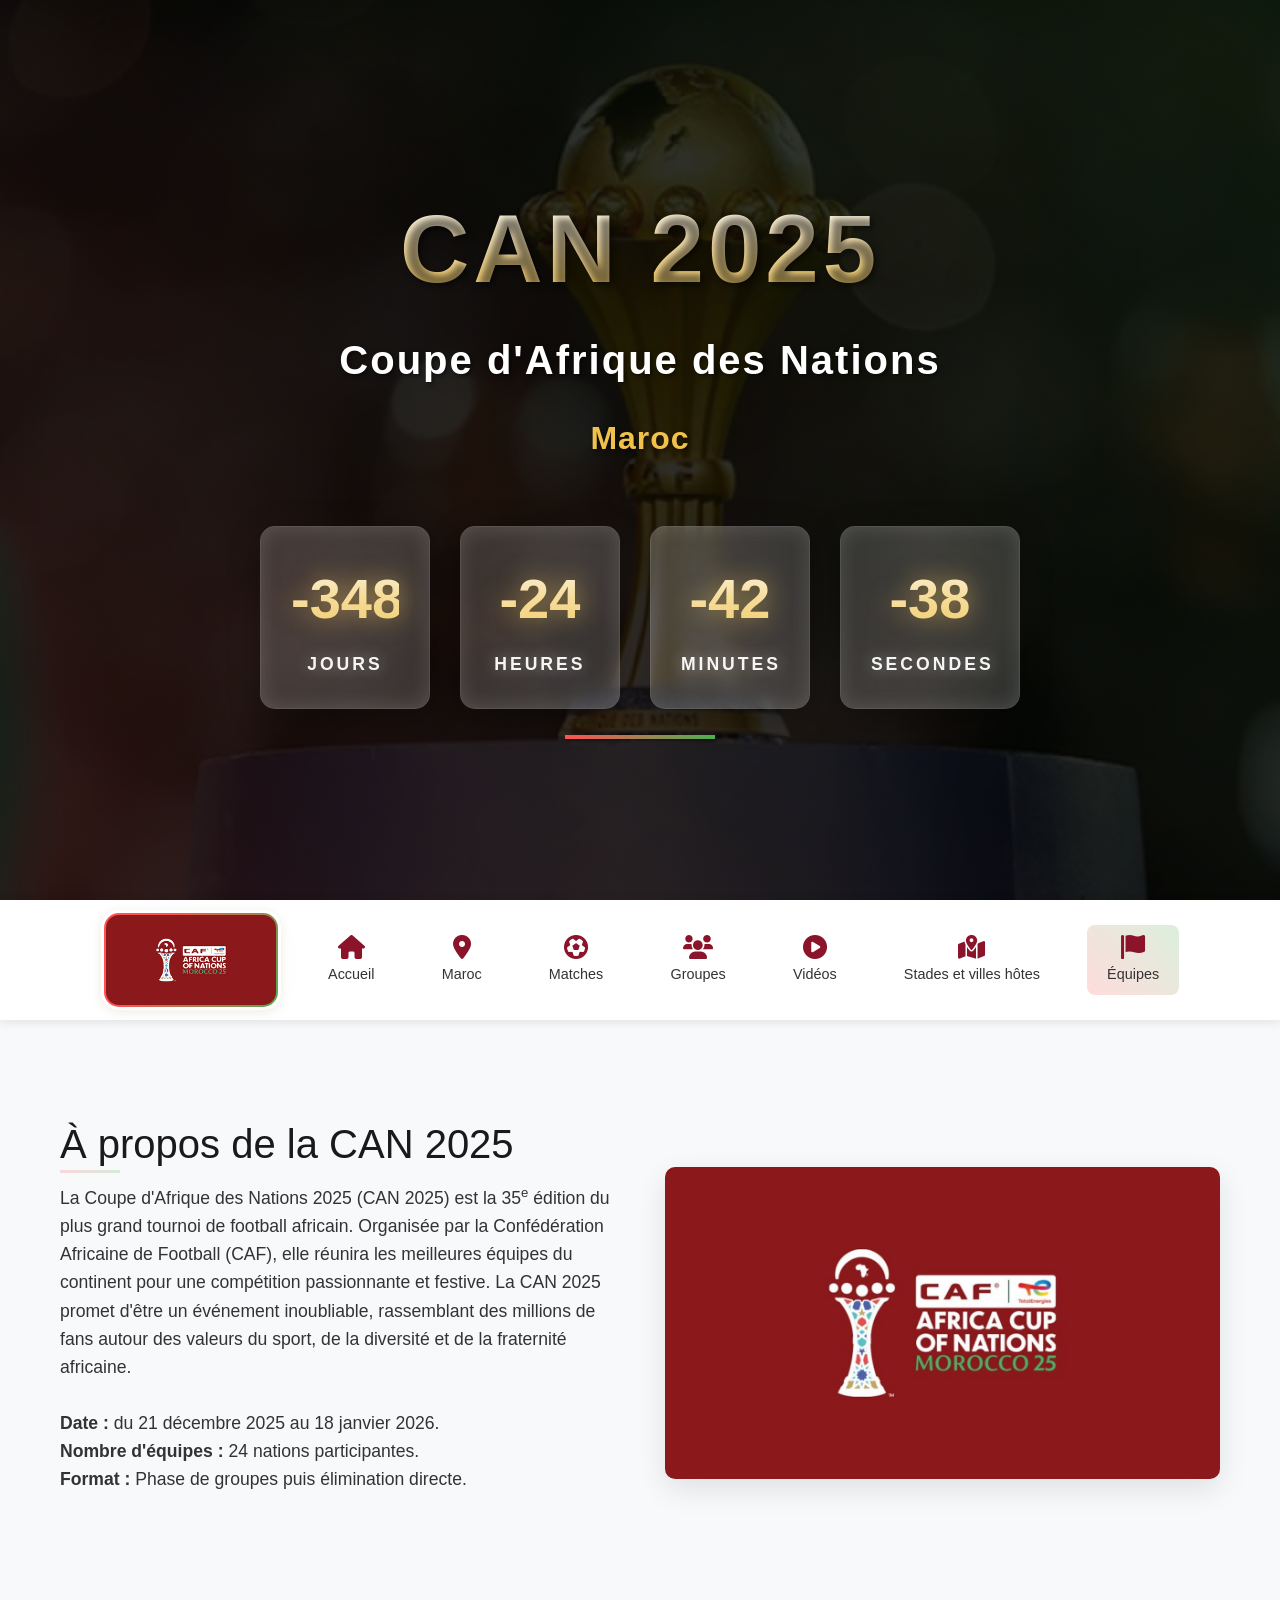
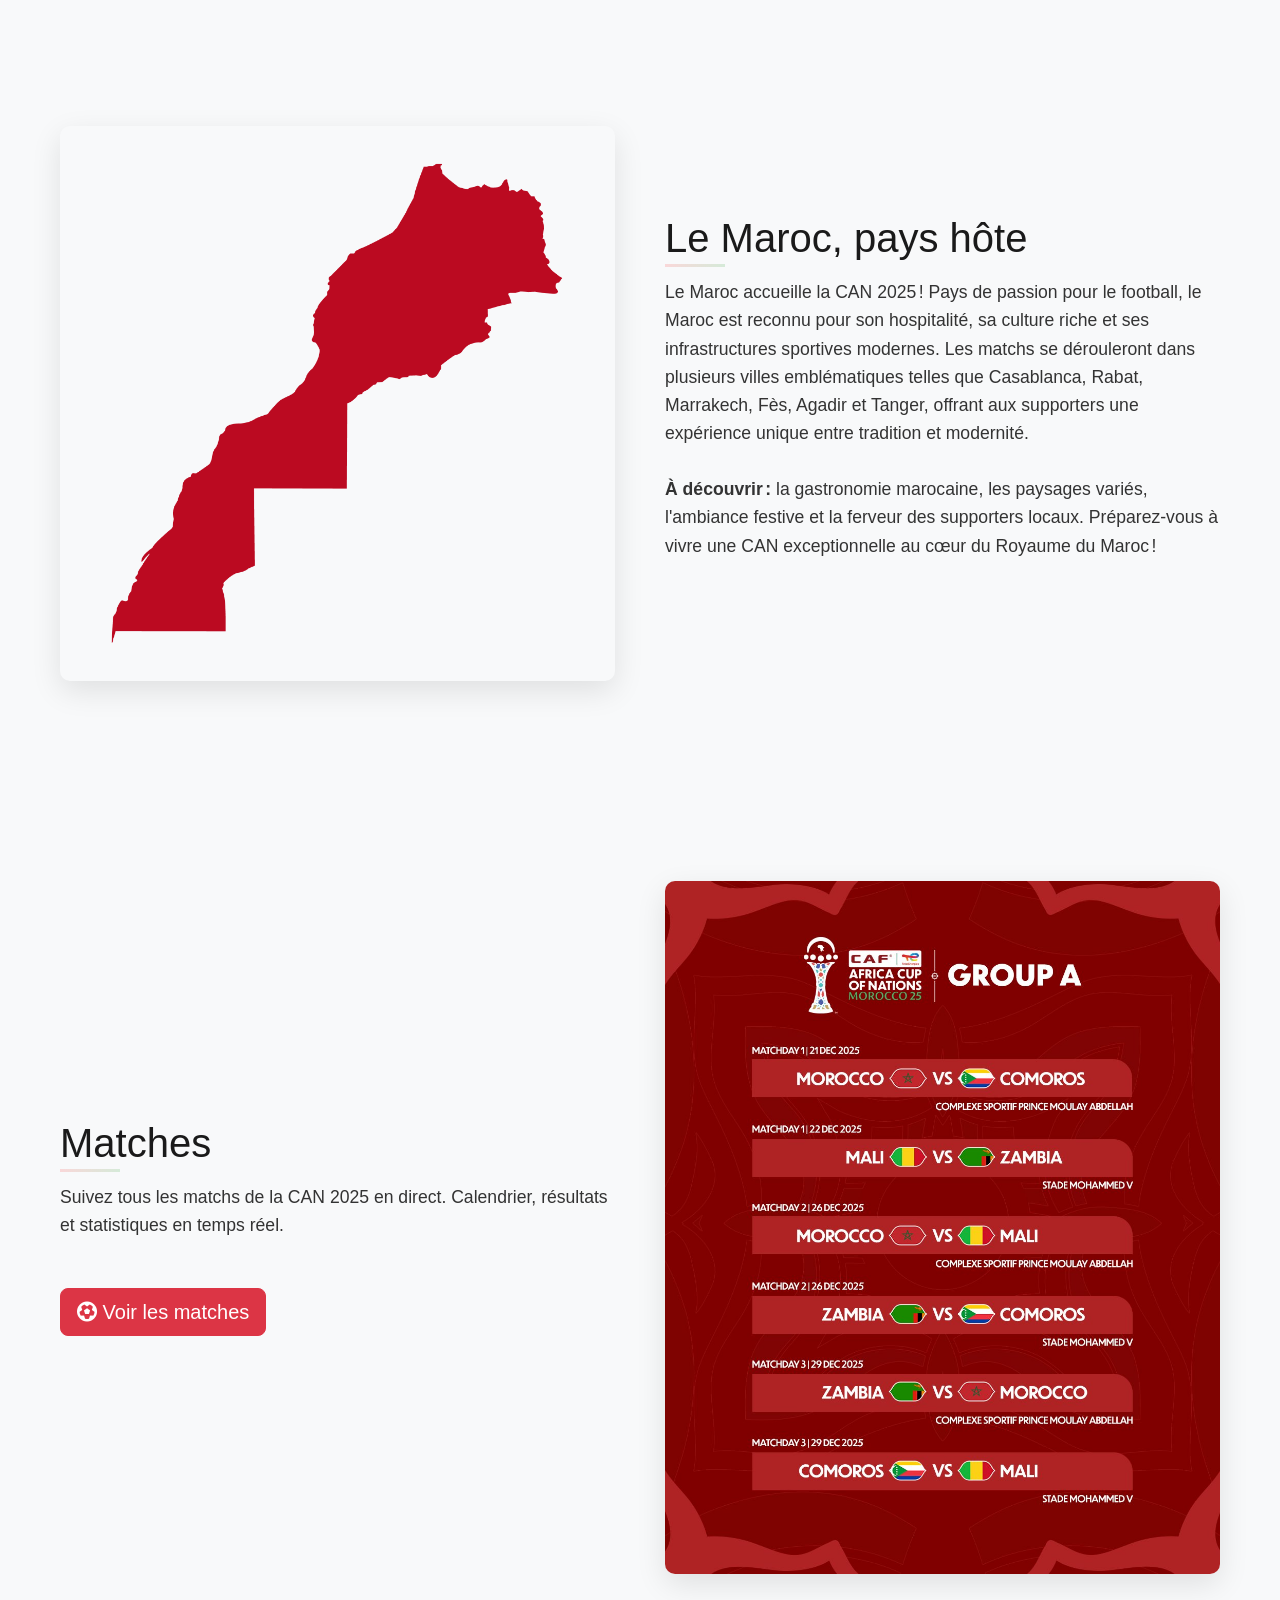
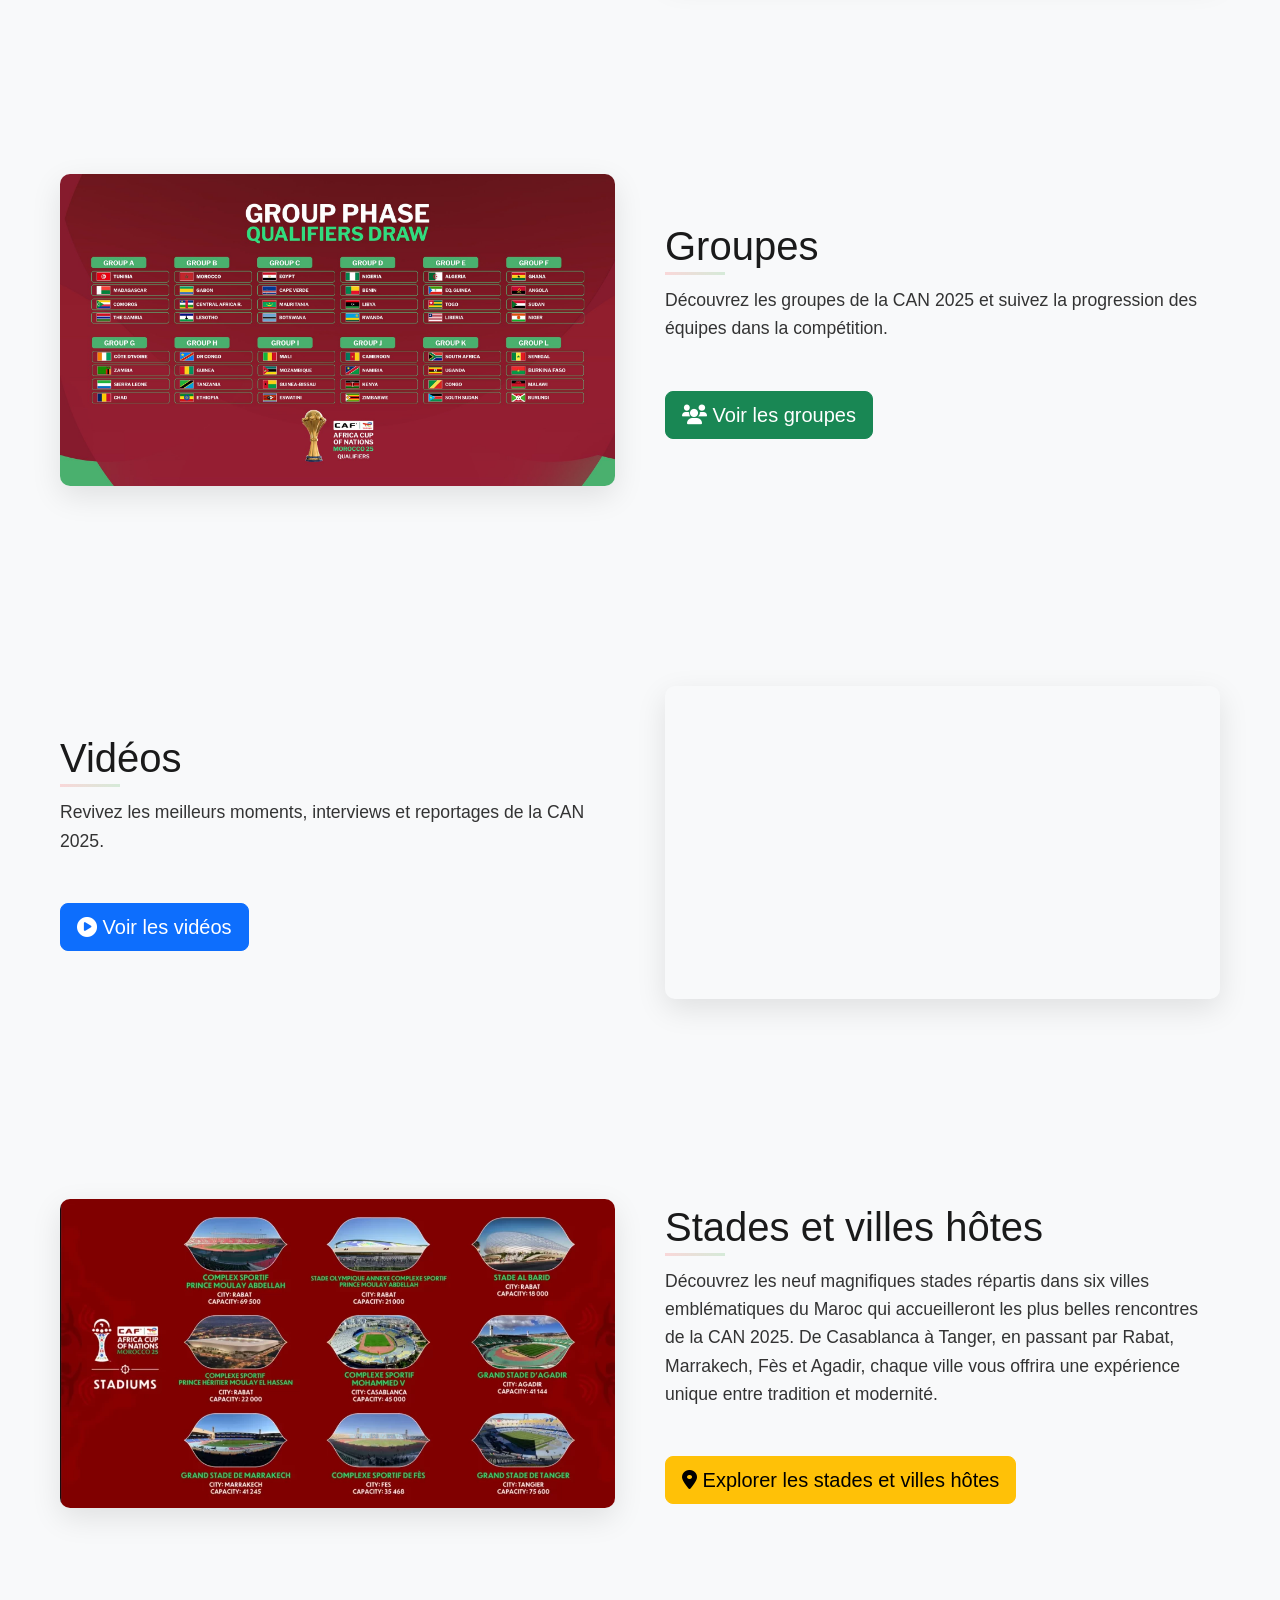
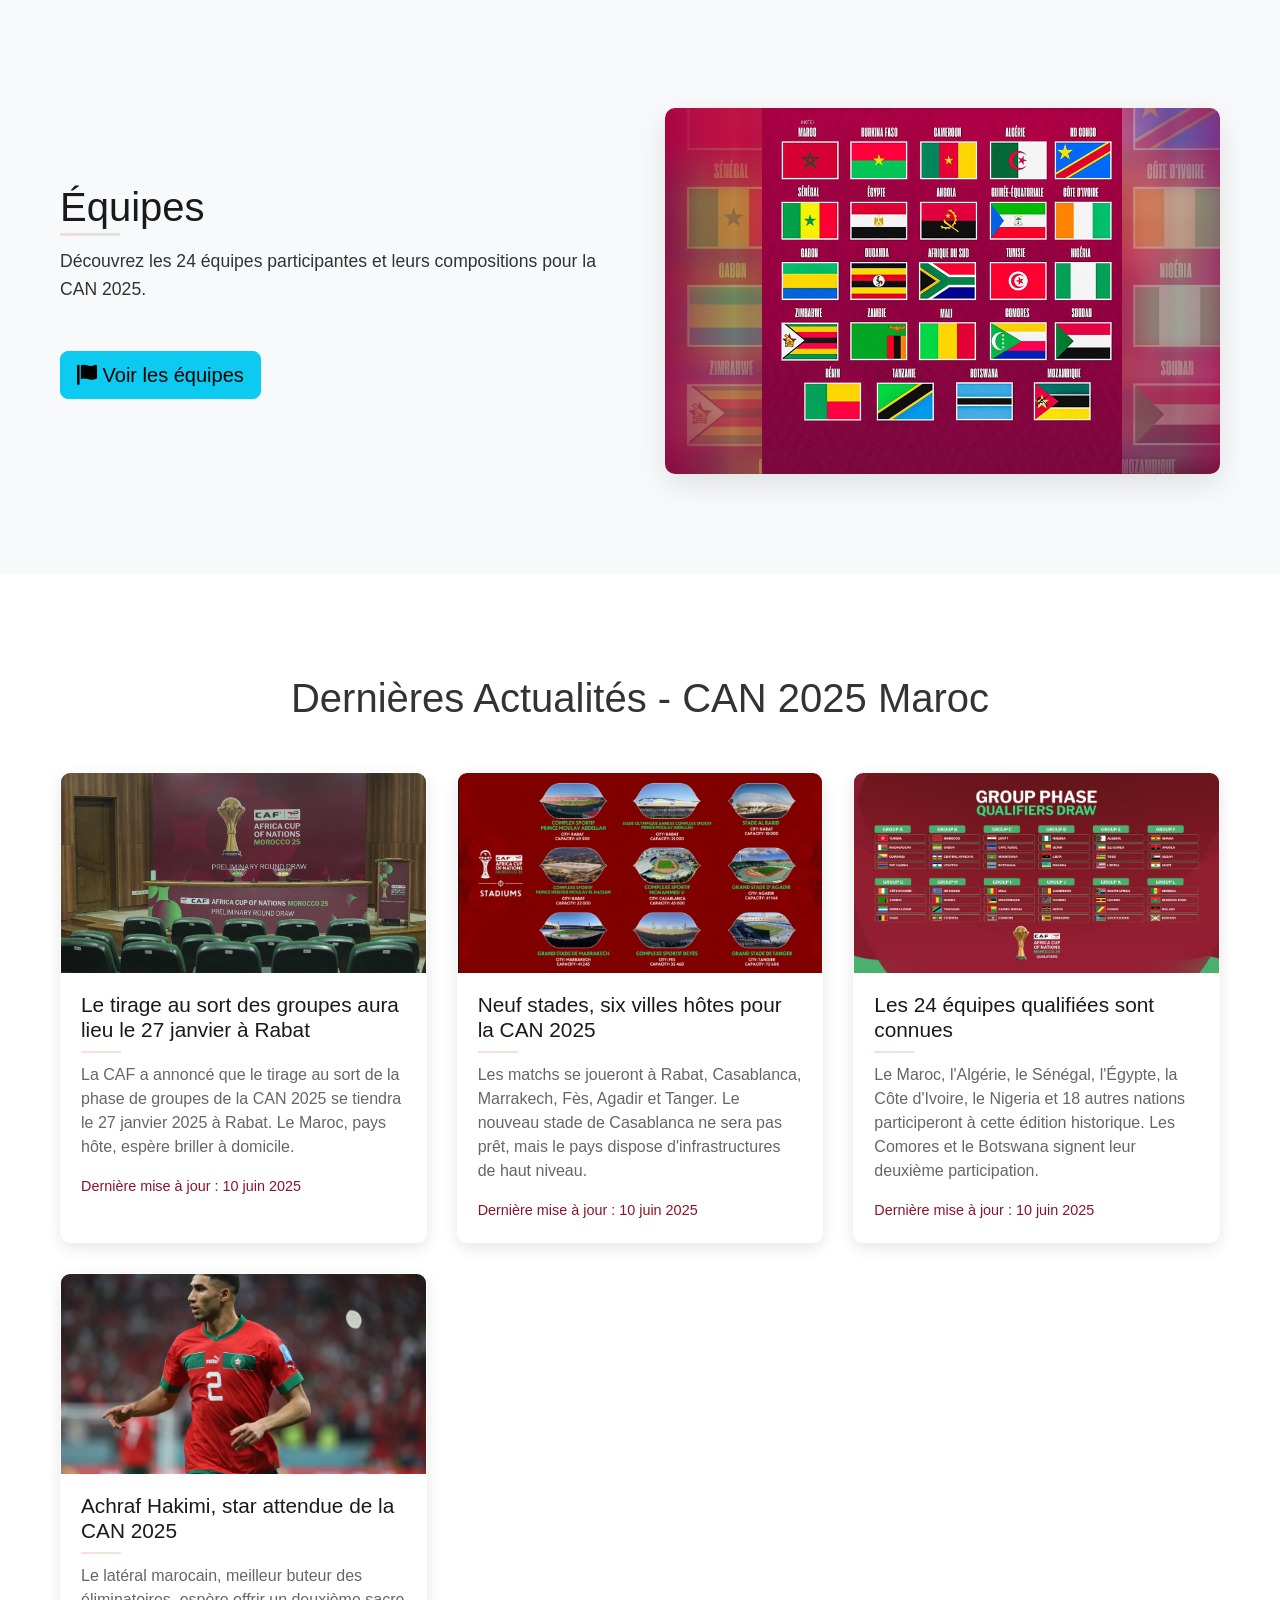
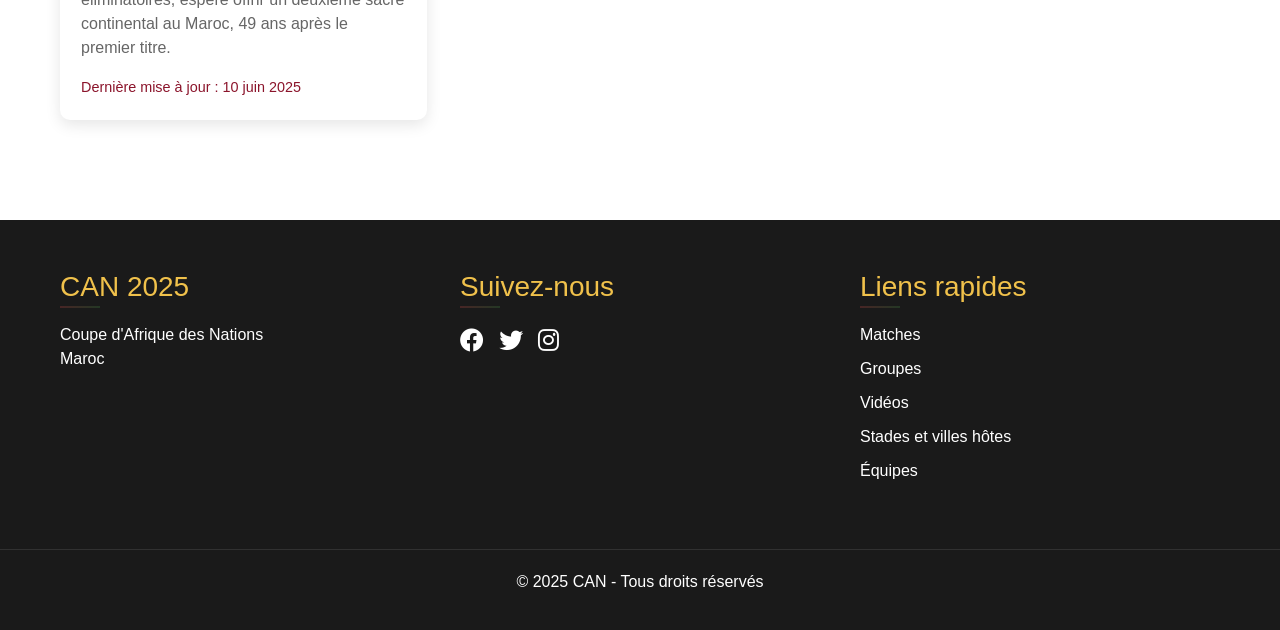
<file: index.html>
<!DOCTYPE html>
<html lang="fr">
<head>
    <!-- Configuration de base du document -->
    <meta charset="UTF-8">
    <meta name="viewport" content="width=device-width, initial-scale=1.0">
    <title>CAN 2025 - Coupe d'Afrique des Nations</title>
    <!-- Intégration des feuilles de style externes -->
    <!-- Bootstrap pour la mise en page responsive -->
    <link href="https://cdn.jsdelivr.net/npm/bootstrap@5.3.0/dist/css/bootstrap.min.css" rel="stylesheet">
    <!-- Font Awesome pour les icônes -->
    <link rel="stylesheet" href="https://cdnjs.cloudflare.com/ajax/libs/font-awesome/6.0.0/css/all.min.css">
    <!-- Feuille de style personnalisée -->
    <link rel="stylesheet" href="index.css">
</head>
<body>
    <!-- Section Hero : Section d'en-tête principale avec animation -->
    <!-- Cette section contient le titre principal, le sous-titre, la localisation et le compte à rebours -->
    <section class="hero-section">
        <div class="hero-content">
            <h1 class="main-title">CAN 2025</h1>
            <p class="subtitle">Coupe d'Afrique des Nations</p>
            <p class="location">Maroc</p>
            <!-- Conteneur pour le compte à rebours dynamique -->
            <div class="countdown" id="countdown">
                <!-- Le compte à rebours sera généré dynamiquement par JavaScript -->
            </div>
        </div>
        <!-- Overlay pour ajouter un effet de contraste sur l'arrière-plan -->
        <div class="hero-overlay"></div>
    </section>

    <!-- Barre de navigation interactive -->
    <!-- Cette barre contient le logo et les liens de navigation avec des icônes -->
    <div class="interactive-bar">
        <!-- Motifs décoratifs de la barre -->
        <div class="bar-pattern left"></div>
        <div class="interactive-content">
            <div class="bar-pattern right"></div>

            <!-- Logo cliquable -->
            <div id="logo-container">
                <i><img src="Images/téléchargement.png" alt="Logo CAN" height="100" width="180" ></i>
            </div>

            <!-- Éléments de navigation avec icônes -->
            <!-- Chaque élément est lié à une section spécifique de la page -->
            <div class="interactive-item active" data-section="can2025-description">
                <i class="fas fa-home home-icon"></i>
                <span>Accueil</span>
            </div>
            <div class="interactive-item" data-section="maroc">
                <i class="fas fa-map-marker-alt"></i>
                <span>Maroc</span>
            </div>
            <div class="interactive-item" data-section="matches">
                <i class="fas fa-futbol"></i>
                <span>Matches</span>
            </div>
            <div class="interactive-item" data-section="groups">
                <i class="fas fa-users"></i>
                <span>Groupes</span>
            </div>
            <div class="interactive-item" data-section="videos">
                <i class="fas fa-play-circle"></i>
                <span>Vidéos</span>
            </div>
            <div class="interactive-item" data-section="stats">
                <i class="fas fa-map-marked-alt"></i>
                <span>Stades et villes hôtes</span>
            </div>
            <div class="interactive-item" data-section="teams">
                <i class="fas fa-flag"></i>
                <span>Équipes</span>
            </div>
            <div class="bar-pattern right"></div>
        
        </div>
    
    </div>

    <!-- Sections de contenu principales -->
    <!-- Chaque section suit une structure similaire avec texte et image -->

    <!-- Section Description CAN 2025 -->
    <!-- Présentation générale du tournoi -->
    <section class="content-section can2025-description-section" id="can2025-description">
        <div class="section-content">
            <div class="section-text">
                <h2>À propos de la CAN 2025</h2>
                <p>
                    La Coupe d'Afrique des Nations 2025 (CAN 2025) est la 35<sup>e</sup> édition du plus grand tournoi de football africain. Organisée par la Confédération Africaine de Football (CAF), elle réunira les meilleures équipes du continent pour une compétition passionnante et festive. La CAN 2025 promet d'être un événement inoubliable, rassemblant des millions de fans autour des valeurs du sport, de la diversité et de la fraternité africaine.<br><br>
                    <strong>Date :</strong> du 21 décembre 2025 au 18 janvier 2026.<br>
                    <strong>Nombre d'équipes :</strong> 24 nations participantes.<br>
                    <strong>Format :</strong> Phase de groupes puis élimination directe.
                </p>
            </div>
            <div class="section-image">
                <img src="Images/CAN.jpeg" alt="Logo CAN 2025">
            </div>
        </div>
    </section>

    <!-- Section Maroc -->
    <!-- Présentation du pays hôte -->
    <section class="content-section maroc-section" id="maroc">
        <div class="section-content reverse">
            <div class="section-text">
                <h2>Le Maroc, pays hôte</h2>
                <p>
                    Le Maroc accueille la CAN 2025 ! Pays de passion pour le football, le Maroc est reconnu pour son hospitalité, sa culture riche et ses infrastructures sportives modernes. Les matchs se dérouleront dans plusieurs villes emblématiques telles que Casablanca, Rabat, Marrakech, Fès, Agadir et Tanger, offrant aux supporters une expérience unique entre tradition et modernité.<br><br>
                    <strong>À découvrir :</strong> la gastronomie marocaine, les paysages variés, l'ambiance festive et la ferveur des supporters locaux. Préparez-vous à vivre une CAN exceptionnelle au cœur du Royaume du Maroc !
                </p>
            </div>
            <div class="section-image">
                <img src="Images/Carte-du-Maroc.png" alt="Maroc - Pays hôte CAN 2025">
            </div>
        </div>
    </section>

    <!-- Section Matches -->
    <!-- Calendrier et résultats des matches -->
    <section class="content-section matches-section" id="matches">
        <div class="section-content">
            <div class="section-text">
                <h2>Matches</h2>
                <p>Suivez tous les matchs de la CAN 2025 en direct. Calendrier, résultats et statistiques en temps réel.</p>
                <a href="matches.html" class="btn btn-danger btn-lg mt-3">
                    <i class="fas fa-futbol"></i> Voir les matches
                </a>
            </div>
            <div class="section-image">
                <img src="Images/Calendrier_Groupe_A.jpg" alt="Matches CAN 2025">
            </div>
        </div>
    </section>

    <!-- Section Groupes -->
    <!-- Composition des groupes du tournoi -->
    <section class="content-section groups-section" id="groups">
        <div class="section-content reverse">
            <div class="section-text">
                <h2>Groupes</h2>
                <p>Découvrez les groupes de la CAN 2025 et suivez la progression des équipes dans la compétition.</p>
                <a href="groupes.html" class="btn btn-success btn-lg mt-3">
                    <i class="fas fa-users"></i> Voir les groupes
                </a>
            </div>
            <div class="section-image">
                <img src="Images/qualifiees.jpeg" alt="Groupes CAN 2025">
            </div>
        </div>
    </section>

    <!-- Section Vidéos -->
    <!-- Contenu multimédia et highlights -->
    <section class="content-section videos-section" id="videos">
        <div class="section-content">
            <div class="section-text">
                <h2>Vidéos</h2>
                <p>Revivez les meilleurs moments, interviews et reportages de la CAN 2025.</p>
                <a href="videos.html" class="btn btn-primary btn-lg mt-3">
                    <i class="fas fa-play-circle"></i> Voir les vidéos
                </a>
            </div>
            <div class="section-image">
                <div class="video-container" style="position:relative;padding-bottom:56.25%;height:0;overflow:hidden;border-radius:10px;box-shadow:0 10px 30px rgba(0,0,0,0.1);">
                    <iframe src="https://www.youtube.com/embed/maZybD1yvR0"
                            title="Vidéo officielle CAN 2025"
                            allowfullscreen
                            style="position:absolute;top:0;left:0;width:100%;height:100%;border:0;">
                    </iframe>
                </div>
            </div>
        </div>
    </section>

    <!-- Section Statistiques -->
    <!-- Informations sur les stades et villes hôtes -->
    <section class="content-section stats-section" id="stats">
        <div class="section-content reverse">
            <div class="section-text">
                <h2>Stades et villes hôtes</h2>
                <p>Découvrez les neuf magnifiques stades répartis dans six villes emblématiques du Maroc qui accueilleront les plus belles rencontres de la CAN 2025. De Casablanca à Tanger, en passant par Rabat, Marrakech, Fès et Agadir, chaque ville vous offrira une expérience unique entre tradition et modernité.</p>
                <a href="stades.html" class="btn btn-warning btn-lg mt-3">
                    <i class="fas fa-map-marker-alt"></i> Explorer les stades et villes hôtes
                </a>
            </div>
            <div class="section-image">
                <img src="Images/StadiumsCAN.webp" alt="Stades et villes hôtes CAN 2025">
            </div>
        </div>
    </section>

    <!-- Section Équipes -->
    <!-- Présentation des équipes participantes -->
    <section class="content-section teams-section" id="teams">
        <div class="section-content">
            <div class="section-text">
                <h2>Équipes</h2>
                <p>Découvrez les 24 équipes participantes et leurs compositions pour la CAN 2025.</p>
                <a href="equipes.html" class="btn btn-info btn-lg mt-3">
                    <i class="fas fa-flag"></i> Voir les équipes
                </a>
            </div>
            <div class="section-image">
                <img src="Images/equipes_qualifies.jpg" alt="Équipes CAN 2025">
            </div>
        </div>
    </section>

    <!-- Section Actualités -->
    <!-- Grille d'articles d'actualités avec images -->
    <section class="news-section">
        <h2>Dernières Actualités - CAN 2025 Maroc</h2>
        <!-- Grille responsive d'articles -->
        <div class="news-grid">
            <!-- Chaque carte représente un article d'actualité -->
            <div class="news-card">
                <img src="Images/tirage 2025.jpeg" alt="Tirage au sort CAN 2025">
                <div class="news-content">
                    <h3>Le tirage au sort des groupes aura lieu le 27 janvier à Rabat</h3>
                    <p>La CAF a annoncé que le tirage au sort de la phase de groupes de la CAN 2025 se tiendra le 27 janvier 2025 à Rabat. Le Maroc, pays hôte, espère briller à domicile.</p>
                    <span class="news-date">Dernière mise à jour : 10 juin 2025</span>
                </div>
            </div>
            <div class="news-card">
                <img src="Images/StadiumsCAN.webp" alt="Stades CAN 2025">
                <div class="news-content">
                    <h3>Neuf stades, six villes hôtes pour la CAN 2025</h3>
                    <p>Les matchs se joueront à Rabat, Casablanca, Marrakech, Fès, Agadir et Tanger. Le nouveau stade de Casablanca ne sera pas prêt, mais le pays dispose d'infrastructures de haut niveau.</p>
                    <span class="news-date">Dernière mise à jour : 10 juin 2025</span>
                </div>
            </div>
            <div class="news-card">
                <img src="Images/qualifiees.jpeg" alt="Équipes qualifiées CAN 2025">
                <div class="news-content">
                    <h3>Les 24 équipes qualifiées sont connues</h3>
                    <p>Le Maroc, l'Algérie, le Sénégal, l'Égypte, la Côte d'Ivoire, le Nigeria et 18 autres nations participeront à cette édition historique. Les Comores et le Botswana signent leur deuxième participation.</p>
                    <span class="news-date">Dernière mise à jour : 10 juin 2025</span>
                </div>
            </div>
            <div class="news-card">
                <img src="Images/hakimi.jpg" alt="Achraf Hakimi Maroc">
                <div class="news-content">
                    <h3>Achraf Hakimi, star attendue de la CAN 2025</h3>
                    <p>Le latéral marocain, meilleur buteur des éliminatoires, espère offrir un deuxième sacre continental au Maroc, 49 ans après le premier titre.</p>
                    <span class="news-date">Dernière mise à jour : 10 juin 2025</span>
                </div>
            </div>
        </div>
    </section>

    <!-- Pied de page -->
    <!-- Contient les informations de contact, liens sociaux et liens rapides -->
    <footer class="footer">
        <div class="footer-content">
            <!-- Section d'information générale -->
            <div class="footer-section">
                <h3>CAN 2025</h3>
                <p>Coupe d'Afrique des Nations<br>Maroc</p>
            </div>
            <!-- Section des réseaux sociaux -->
            <div class="footer-section">
                <h3>Suivez-nous</h3>
                <div class="social-links">  
                    <a href="https://www.facebook.com/TheAFCON"><i class="fab fa-facebook"></i></a>
                    <a href="https://x.com/CAF_Online?ref_src=twsrc%5Egoogle%7Ctwcamp%5Eserp%7Ctwgr%5Eauthor"><i class="fab fa-twitter"></i></a>
                    <a href="https://www.instagram.com/caf_online?igsh=MXVvajljaXVlenFvaw=="><i class="fab fa-instagram"></i></a>
                </div>
            </div>
            <!-- Section des liens rapides -->
            <div class="footer-section">
                <h3>Liens rapides</h3>
                <ul>
                    <li><a href="matches.html">Matches</a></li>
                    <li><a href="groupes.html">Groupes</a></li>
                    <li><a href="videos.html">Vidéos</a></li>
                    <li><a href="stades.html">Stades et villes hôtes</a></li>
                    <li><a href="equipes.html">Équipes</a></li>
                </ul>
            </div>
        </div>
        <!-- Copyright -->
        <div class="footer-bottom">
            <p>&copy; 2025 CAN - Tous droits réservés</p>
        </div>
    </footer>

    <!-- Scripts JavaScript -->
    <!-- Bootstrap pour les fonctionnalités interactives -->
    <script src="https://cdn.jsdelivr.net/npm/bootstrap@5.3.0/dist/js/bootstrap.bundle.min.js"></script>
    <!-- Script personnalisé pour les animations et interactions -->
    <script src="index.js"></script>
</body>
</html>
</file>
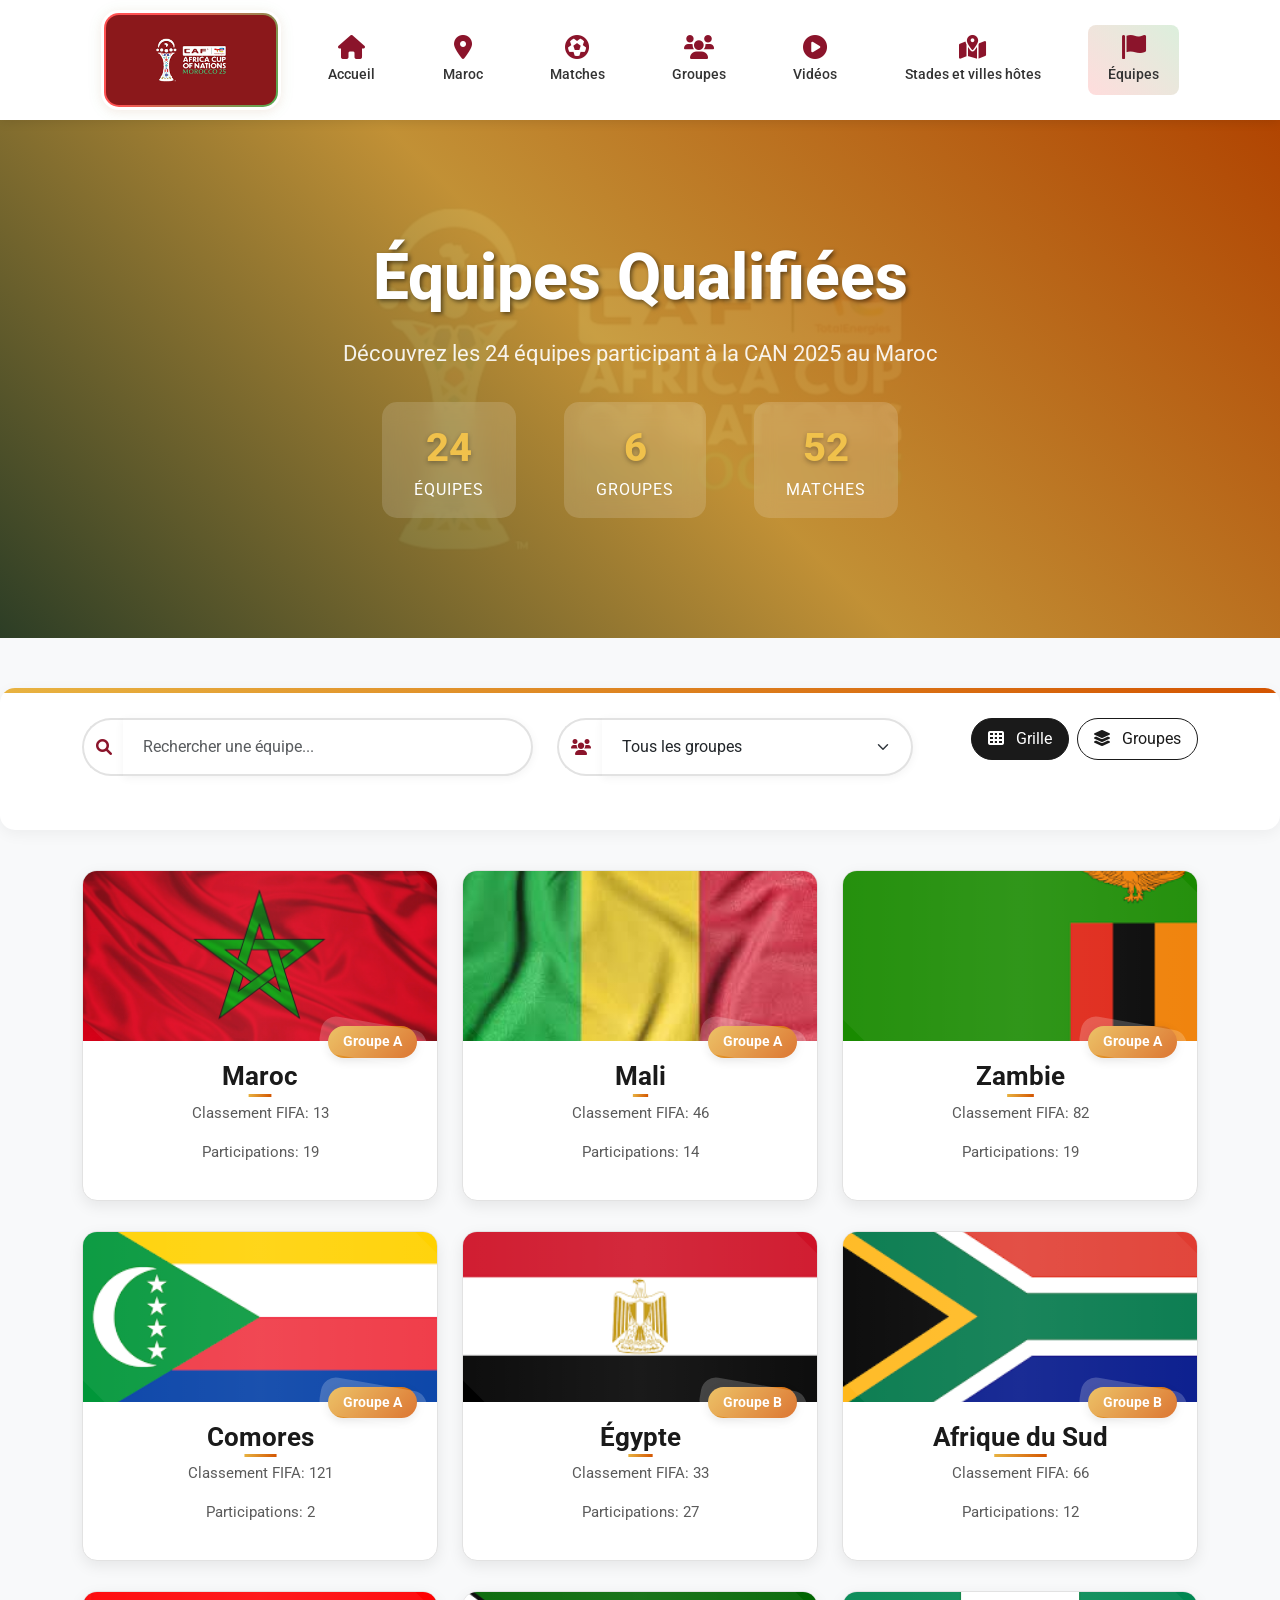
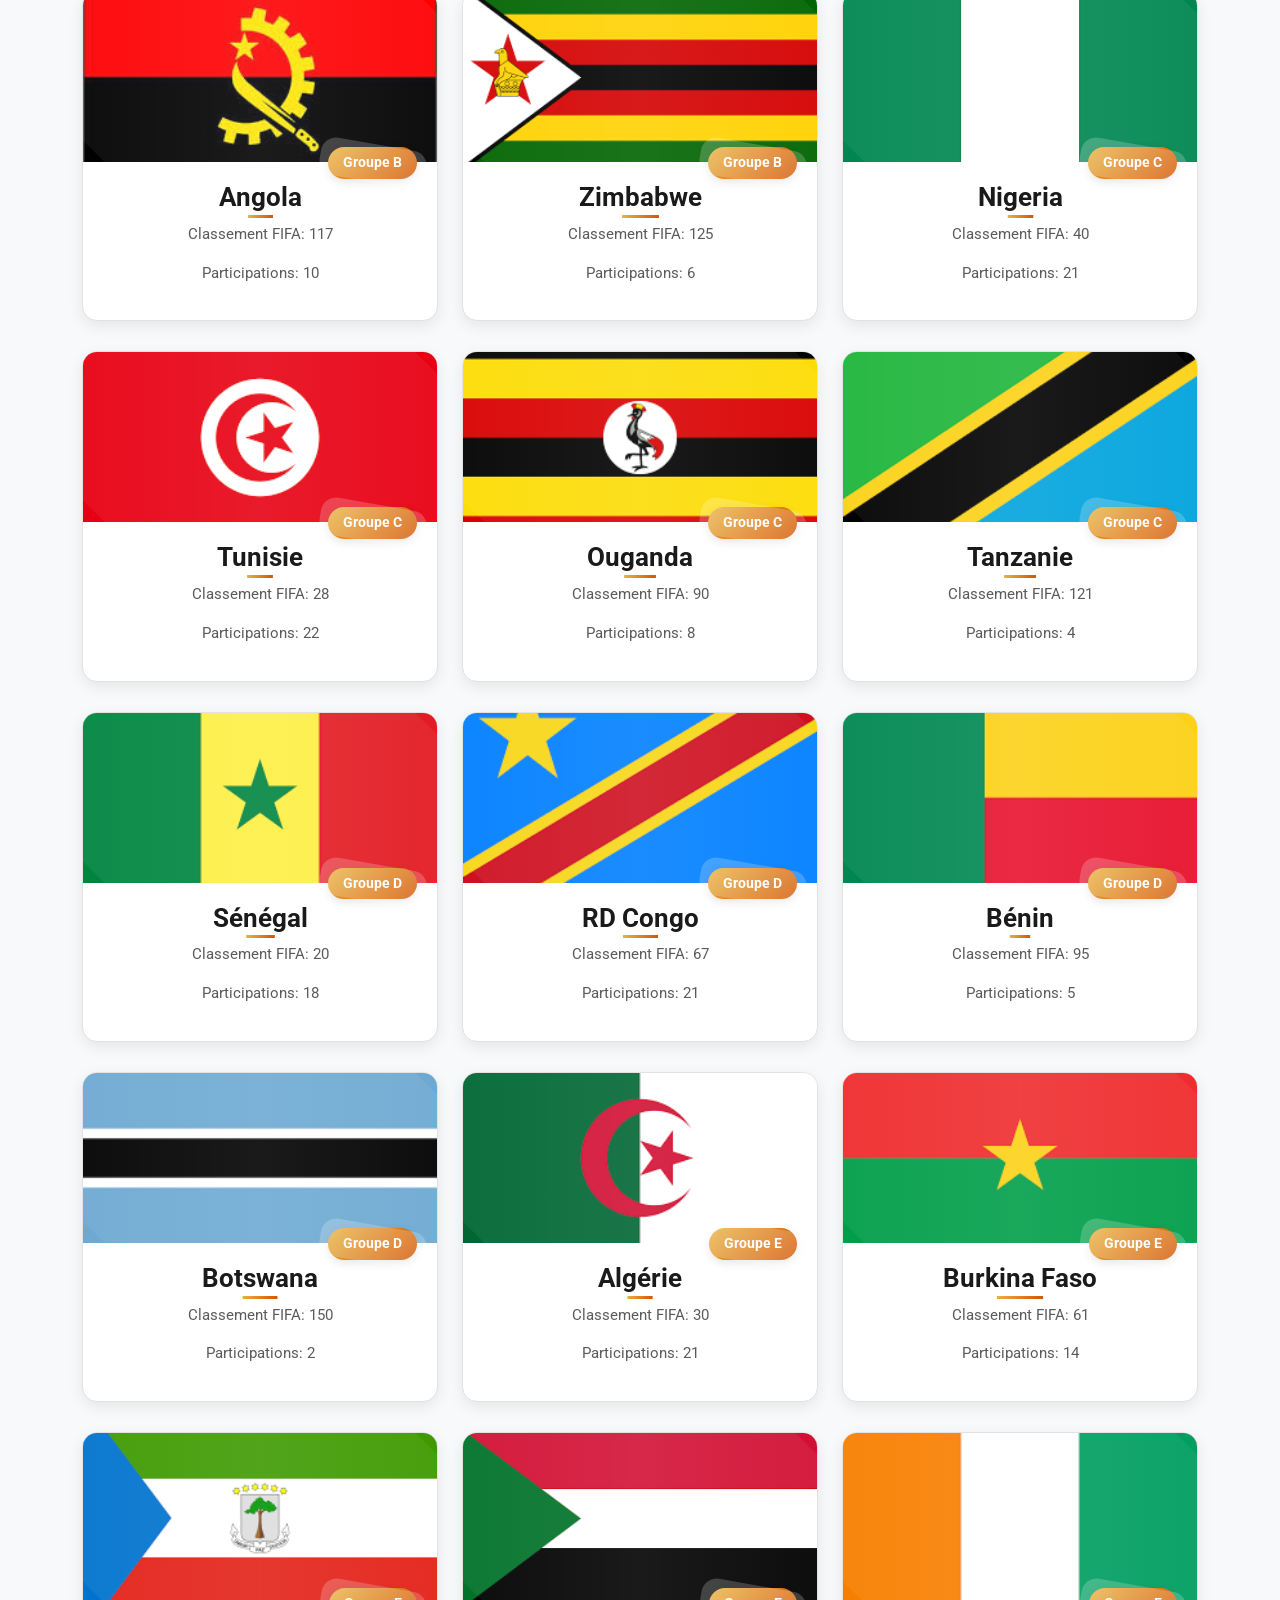
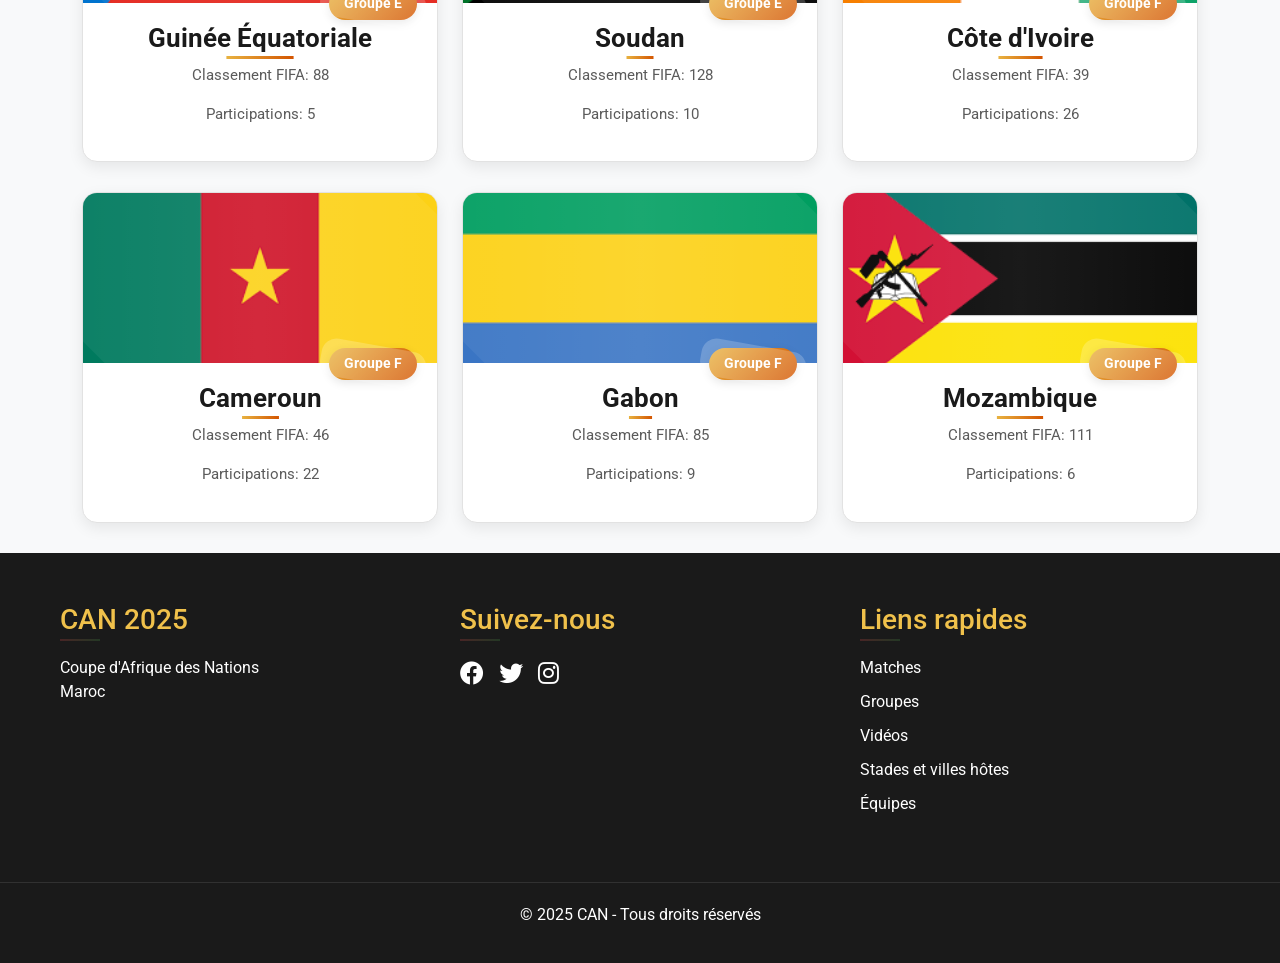
<file: equipes.html>
<!DOCTYPE html>
<html lang="fr">
<head>
    <meta charset="UTF-8">
    <meta name="viewport" content="width=device-width, initial-scale=1.0">
    <title>Équipes - CAN 2025</title>
    <!-- On charge d'abord Bootstrap pour avoir un design responsive tout prêt -->
    <link href="https://cdn.jsdelivr.net/npm/bootstrap@5.3.0/dist/css/bootstrap.min.css" rel="stylesheet">
    <!-- Les icônes Font Awesome pour avoir de jolis pictogrammes partout -->
    <link rel="stylesheet" href="https://cdnjs.cloudflare.com/ajax/libs/font-awesome/6.0.0/css/all.min.css">
    <!-- Une police Google bien propre et lisible -->
    <link href="https://fonts.googleapis.com/css2?family=Roboto:wght@300;400;500;700;900&display=swap" rel="stylesheet">
    <!-- Notre propre CSS pour personnaliser tout ça -->
    <link rel="stylesheet" href="equipes.css">
</head>

<body style="padding-top:120px;">
   <!-- La barre de navigation interactive qui reste fixée en haut -->
   <div class="interactive-bar">
    <div class="bar-pattern left"></div>
    <div class="interactive-content">
        <div class="bar-pattern right"></div>

        <!-- Logo cliquable qui ramène à l'accueil -->
        <div id="logo-container">
            <i><img src="Images/téléchargement.png" alt="Logo CAN" height="100" width="180" ></i>
        </div>
        <!-- Menu de navigation avec des icônes et textes explicites -->
        <div class="interactive-item" data-section="can2025-description">
            <i class="fas fa-home home-icon"></i>
            <span>Accueil</span>
        </div>
        <div class="interactive-item" data-section="maroc">
            <i class="fas fa-map-marker-alt"></i>
            <span>Maroc</span>
        </div>
        <div class="interactive-item" data-section="matches">
            <i class="fas fa-futbol"></i>
            <span>Matches</span>
        </div>
        <div class="interactive-item" data-section="groups">
            <i class="fas fa-users"></i>
            <span>Groupes</span>
        </div>
        <div class="interactive-item" data-section="videos">
            <i class="fas fa-play-circle"></i>
            <span>Vidéos</span>
        </div>
        <div class="interactive-item" data-section="stats">
            <i class="fas fa-map-marked-alt"></i>
            <span>Stades et villes hôtes</span>
        </div>
        <div class="interactive-item active" data-section="teams">
            <i class="fas fa-flag"></i>
            <span>Équipes</span>
        </div>
        <div class="bar-pattern right"></div>
    
    </div>

</div>

    <!-- Grande bannière en haut qui présente la page avec style -->
    <header class="teams-header">
        <div class="container">
            <h1>Équipes Qualifiées</h1>
            <p>Découvrez les 24 équipes participant à la CAN 2025 au Maroc</p>
            <!-- Compteurs animés qui attirent l'attention -->
            <div class="teams-counter">
                <div class="counter-item">
                    <span class="counter-number" data-count="24">0</span>
                    <span class="counter-label">Équipes</span>
                </div>
                <div class="counter-item">
                    <span class="counter-number" data-count="6">0</span>
                    <span class="counter-label">Groupes</span>
                </div>
                <div class="counter-item">
                    <span class="counter-number" data-count="52">0</span>
                    <span class="counter-label">Matches</span>
                </div>
            </div>
        </div>
    </header>

    <!-- Zone de recherche et filtres pour trouver facilement une équipe -->
    <section class="filters-section">
        <div class="container">
            <div class="row mb-4">
                <!-- Barre de recherche par nom d'équipe -->
                <div class="col-md-5 mb-3 mb-md-0">
                    <div class="input-group">
                        <span class="input-group-text bg-white border-end-0">
                            <i class="fas fa-search"></i>
                        </span>
                        <input type="text" class="form-control border-start-0" id="searchTeam" placeholder="Rechercher une équipe...">
                    </div>
                </div>
                <!-- Filtre par groupe (A, B, C, etc.) -->
                <div class="col-md-4">
                    <div class="input-group">
                        <span class="input-group-text bg-white border-end-0">
                            <i class="fas fa-users"></i>
                        </span>
                        <select class="form-select border-start-0" id="groupFilter">
                            <option value="all">Tous les groupes</option>
                            <option value="A">Groupe A</option>
                            <option value="B">Groupe B</option>
                            <option value="C">Groupe C</option>
                            <option value="D">Groupe D</option>
                            <option value="E">Groupe E</option>
                            <option value="F">Groupe F</option>
                        </select>
                    </div>
                </div>
                <!-- Boutons pour basculer entre vue grille et vue groupes -->
                <div class="col-md-3">
                    <div class="view-toggles">
                        <button class="btn btn-outline-primary active" id="gridView">
                            <i class="fas fa-th"></i> Grille
                        </button>
                        <button class="btn btn-outline-primary" id="groupView">
                            <i class="fas fa-layer-group"></i> Groupes
                        </button>
                    </div>
                </div>
            </div>
        </div>
    </section>

    <!-- Contenu principal: les équipes -->
    <section class="teams-section">
        <div class="container">
            <div class="view-container">
                <!-- Vue Grille: affiche toutes les équipes en cartes -->
                <div class="row" id="teamsContainer">
                    <!-- Les équipes seront ajoutées dynamiquement ici via JavaScript -->
                </div>
                
                <!-- Vue Groupes: organise les équipes par groupe (A, B, C, etc.) -->
                <div class="groups-view" id="groupsContainer" style="display: none;">
                    <div class="row">
                        <!-- Les groupes seront ajoutés dynamiquement ici via JavaScript -->
                    </div>
                </div>
            </div>
        </div>
    </section>

    <!-- Fenêtre modale qui s'ouvre quand on clique sur une équipe pour voir ses détails -->
    <div class="modal fade" id="teamModal" tabindex="-1">
        <div class="modal-dialog modal-lg">
            <div class="modal-content">
                <div class="modal-header border-0 p-0">
                    <button type="button" class="btn-close position-absolute top-0 end-0 m-3 bg-white" data-bs-dismiss="modal"></button>
                </div>
                <div id="teamModalContent">
                    <!-- Le contenu sera ajouté dynamiquement quand on clique sur une équipe -->
                </div>
                <!-- Boutons pour naviguer entre les équipes sans fermer le modal -->
                <div class="modal-footer">
                    <div class="team-navigation">
                        <button class="btn btn-outline-primary" id="prevTeam">
                            <i class="fas fa-chevron-left"></i> Équipe précédente
                        </button>
                        <button class="btn btn-outline-primary" id="nextTeam">
                            Équipe suivante <i class="fas fa-chevron-right"></i>
                        </button>
                    </div>
                </div>
            </div>
        </div>
    </div>

    
    <!-- Footer -->
    <footer class="footer">
        <div class="footer-content">
            <div class="footer-section">
                <h3>CAN 2025</h3>
                <p>Coupe d'Afrique des Nations<br>Maroc</p>
            </div>
            <div class="footer-section">
                <h3>Suivez-nous</h3>
                <div class="social-links">  
                    <a href="https://www.facebook.com/TheAFCON"><i class="fab fa-facebook"></i></a>
                    <a href="https://x.com/CAF_Online?ref_src=twsrc%5Egoogle%7Ctwcamp%5Eserp%7Ctwgr%5Eauthor"><i class="fab fa-twitter"></i></a>
                    <a href="https://www.instagram.com/caf_online?igsh=MXVvajljaXVlenFvaw=="><i class="fab fa-instagram"></i></a>

                </div>
            </div>
            <div class="footer-section">
                <h3>Liens rapides</h3>
                <ul>
                    <li><a href="matches.html">Matches</a></li>
                    <li><a href="groupes.html">Groupes</a></li>
                    <li><a href="videos.html">Vidéos</a></li>
                    <li><a href="stades.html">Stades et villes hôtes</a></li>
                    <li><a href="equipes.html">Équipes</a></li>
                </ul>
            </div>
        </div>
        <div class="footer-bottom">
            <p>&copy; 2025 CAN - Tous droits réservés</p>
        </div>
    </footer>

    <!-- Chargement des scripts JS -->
    <script src="https://cdn.jsdelivr.net/npm/bootstrap@5.3.0/dist/js/bootstrap.bundle.min.js"></script>
    <script src="equipes.js"></script>
    <script>
        // Quand la page est complètement chargée, on initialise tout
        document.addEventListener('DOMContentLoaded', () => {
            const interactiveItems = document.querySelectorAll('.interactive-item');
            
            // Le logo devient cliquable et ramène à l'accueil
            const logoContainer = document.getElementById('logo-container');
            if (logoContainer) {
                logoContainer.addEventListener('click', () => {
                    window.location.href = 'index.html';
                });
                // On ajoute un curseur pointer pour montrer que c'est cliquable
                logoContainer.style.cursor = 'pointer';
            }
            
            // Active automatiquement le bon élément du menu selon la page où on se trouve
            const currentPage = window.location.pathname.split('/').pop();
            interactiveItems.forEach(item => {
                const section = item.dataset.section;
                
                // Supprime d'abord toutes les classes active
                item.classList.remove('active');
                
                // Puis ajoute la classe active au bon élément
                switch(currentPage) {
                    case 'index.html':
                        if (section === 'can2025-description') item.classList.add('active');
                        break;
                    case 'matches.html':
                        if (section === 'matches') item.classList.add('active');
                        break;
                    case 'groupes.html':
                        if (section === 'groups') item.classList.add('active');
                        break;
                    case 'videos.html':
                        if (section === 'videos') item.classList.add('active');
                        break;
                    case 'stades.html':
                        if (section === 'stats') item.classList.add('active');
                        break;
                    case 'equipes.html':
                        if (section === 'teams') item.classList.add('active');
                        break;
                    default:
                        // Par défaut, aucun élément actif
                        break;
                }
            });
            
            // Rend chaque élément du menu cliquable et redirige vers la bonne page
            interactiveItems.forEach(item => {
                item.addEventListener('click', () => {
                    const section = item.dataset.section;
                    
                    // Redirection vers les différentes pages du site
                    switch(section) {
                        case 'can2025-description':
                            window.location.href = 'index.html';
                            break;
                        case 'maroc':
                            window.location.href = 'index.html#maroc';
                            break;
                        case 'matches':
                            window.location.href = 'matches.html';
                            break;
                        case 'groups':
                            window.location.href = 'groupes.html';
                            break;
                        case 'videos':
                            window.location.href = 'videos.html';
                            break;
                        case 'stats':
                            window.location.href = 'stades.html';
                            break;
                        case 'teams':
                            window.location.href = 'equipes.html';
                            break;
                    }
                });
            });

            // Animation des compteurs: ils commencent à zéro puis montent progressivement
            const counters = document.querySelectorAll('.counter-number');
            counters.forEach(counter => {
                const target = parseInt(counter.getAttribute('data-count'));
                const count = function(timestamp) {
                    const current = parseInt(counter.innerText);
                    if (current < target) {
                        const increment = Math.ceil(target / 20);
                        counter.innerText = Math.min(current + increment, target);
                        requestAnimationFrame(count);
                    }
                };
                requestAnimationFrame(count);
            });

            // Active le filtrage des équipes en temps réel quand on tape ou sélectionne un groupe
            document.getElementById('searchTeam').addEventListener('input', filterTeams);
            document.getElementById('groupFilter').addEventListener('change', filterTeams);

            // Gestion du basculement entre vue en grille et vue par groupes
            const gridView = document.getElementById('gridView');
            const groupView = document.getElementById('groupView');
            const teamsContainer = document.getElementById('teamsContainer');
            const groupsContainer = document.getElementById('groupsContainer');

            // Quand on clique sur "Grille", on affiche les équipes en cartes
            gridView.addEventListener('click', () => {
                gridView.classList.add('active');
                groupView.classList.remove('active');
                teamsContainer.style.display = 'flex';
                groupsContainer.style.display = 'none';
            });

            // Quand on clique sur "Groupes", on affiche les équipes organisées par groupe
            groupView.addEventListener('click', () => {
                groupView.classList.add('active');
                gridView.classList.remove('active');
                teamsContainer.style.display = 'none';
                groupsContainer.style.display = 'block';
                
                // Génère la vue par groupes au besoin (une seule fois)
                if (groupsContainer.querySelector('.group-card') === null) {
                    generateGroupsView();
                }
            });

            // Fonction qui crée dynamiquement la vue par groupes
            function generateGroupsView() {
                // Prépare un objet vide pour chaque groupe
                const groups = {A: [], B: [], C: [], D: [], E: [], F: []};
                
                // Répartit chaque équipe dans son groupe correspondant
                teams.forEach(team => {
                    if (groups[team.group]) {
                        groups[team.group].push(team);
                    }
                });
                
                // Prépare le conteneur HTML
                groupsContainer.innerHTML = '<div class="row"></div>';
                const groupsRow = groupsContainer.querySelector('.row');
                
                // Crée un bloc pour chaque groupe et y insère les équipes
                Object.keys(groups).forEach(groupKey => {
                    const groupTeams = groups[groupKey];
                    const groupCard = document.createElement('div');
                    groupCard.className = 'col-md-6 mb-4';
                    
                    // Construit le HTML pour la carte de groupe
                    let groupContent = `
                        <div class="group-card">
                            <div class="group-header">
                                <h3>Groupe ${groupKey}</h3>
                            </div>
                            <div class="group-teams">
                    `;
                    
                    // Ajoute chaque équipe du groupe avec son drapeau
                    groupTeams.forEach(team => {
                        groupContent += `
                            <div class="group-team-item" data-team-id="${team.id}">
                                <div class="team-flag">
                                    <img src="${team.flag}" alt="${team.name}" width="50" height="35">
                                </div>
                                <div class="team-name">${team.name}</div>
                            </div>
                        `;
                    });
                    
                    // Ferme le HTML de la carte
                    groupContent += `
                            </div>
                        </div>
                    `;
                    
                    // Insère dans le DOM
                    groupCard.innerHTML = groupContent;
                    groupsRow.appendChild(groupCard);
                });
                
                // Ajoute un message et un bouton pour consulter la page des groupes détaillés
                const detailsMessage = document.createElement('div');
                detailsMessage.className = 'col-12 text-center mt-4 mb-5 groups-more-details';
                detailsMessage.innerHTML = `
                    <div class="more-details-container">
                        <p>Pour plus de détails sur les groupes, les classements et les statistiques</p>
                        <a href="groupes.html" class="btn btn-primary more-details-btn">
                            <i class="fas fa-users me-2"></i>Consulter la page Groupes
                        </a>
                    </div>
                `;
                groupsRow.appendChild(detailsMessage);
                
                // Rend chaque équipe cliquable pour ouvrir son modal de détails
                document.querySelectorAll('.group-team-item').forEach(teamItem => {
                    teamItem.addEventListener('click', () => {
                        const teamId = parseInt(teamItem.dataset.teamId);
                        const team = teams.find(t => t.id === teamId);
                        if (team) {
                            document.getElementById('teamModalContent').innerHTML = createModalContent(team);
                            currentTeamId = teamId; // Pour la navigation entre équipes
                            const modal = new bootstrap.Modal(document.getElementById('teamModal'));
                            modal.show();
                        }
                    });
                });
            }

            // Configuration des boutons pour naviguer entre les équipes dans le modal
            const prevTeamBtn = document.getElementById('prevTeam');
            const nextTeamBtn = document.getElementById('nextTeam');
            let currentTeamId = 0; // Garde en mémoire l'équipe actuellement affichée

            prevTeamBtn.addEventListener('click', () => {
                navigateTeam(-1); // Équipe précédente
            });

            nextTeamBtn.addEventListener('click', () => {
                navigateTeam(1); // Équipe suivante
            });

            // Fonction qui fait la navigation d'une équipe à l'autre
            function navigateTeam(direction) {
                if (currentTeamId === 0) return;
                
                // Calcule l'index de la nouvelle équipe à afficher
                let newIndex = teams.findIndex(t => t.id === currentTeamId) + direction;
                
                // Gère les cas où on dépasse les limites (boucle de la première à la dernière et vice versa)
                if (newIndex < 0) newIndex = teams.length - 1;
                if (newIndex >= teams.length) newIndex = 0;
                
                // Récupère la nouvelle équipe et met à jour l'affichage
                const newTeam = teams[newIndex];
                currentTeamId = newTeam.id;
                
                // Met à jour le contenu du modal avec la nouvelle équipe
                document.getElementById('teamModalContent').innerHTML = createModalContent(newTeam);
                console.log('Navigation vers équipe:', newTeam.name, 'ID:', newTeam.id);
            }

            // Configuration pour enregistrer l'ID de l'équipe quand on ouvre le modal
            const teamModal = document.getElementById('teamModal');
            
            // Détecte les clics sur les cartes d'équipe pour stocker l'ID
            document.addEventListener('click', function(e) {
                const teamCard = e.target.closest('.team-card');
                if (teamCard) {
                    const teamId = parseInt(teamCard.dataset.teamId);
                    currentTeamId = teamId;
                }
            });
            
            // Vérifie que tout fonctionne à l'ouverture du modal
            teamModal.addEventListener('shown.bs.modal', (event) => {
                console.log('Modal shown, current team ID:', currentTeamId);
            });
        });
    </script>
</body>
</html>
</file>
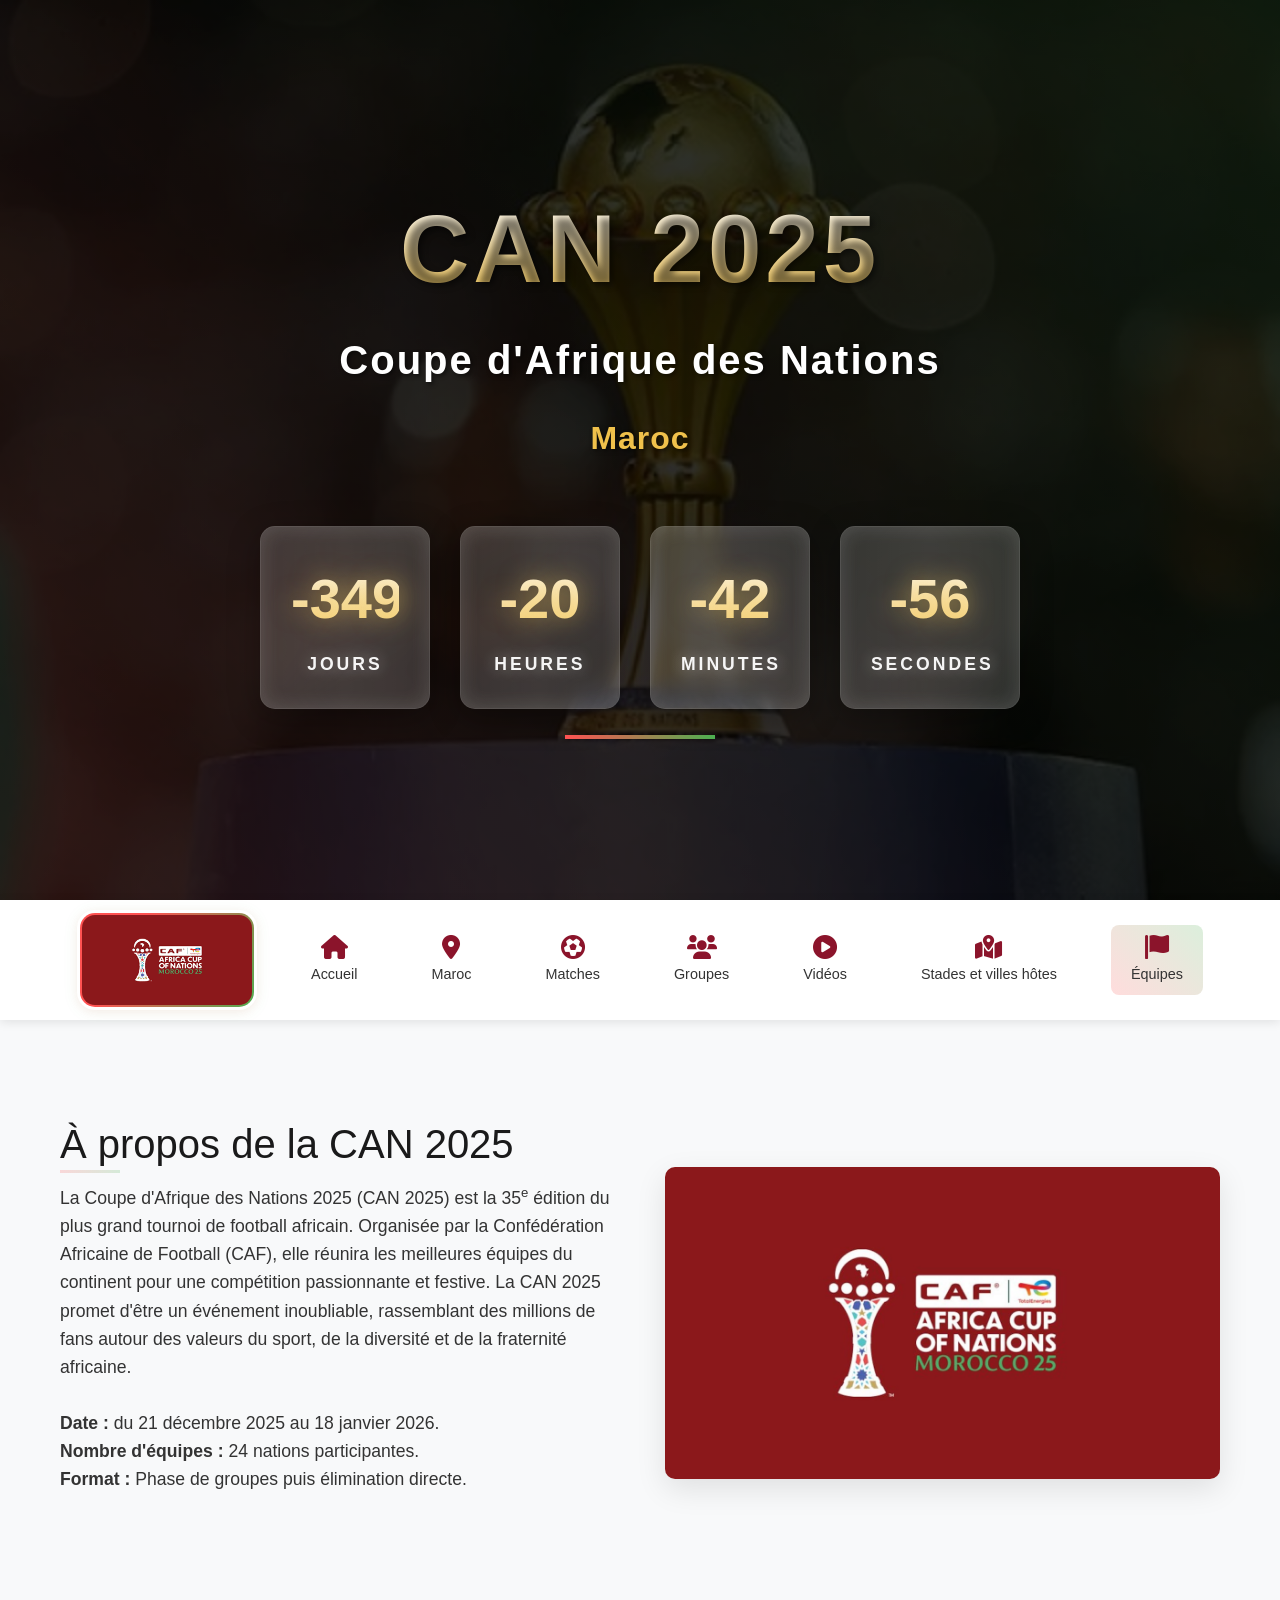
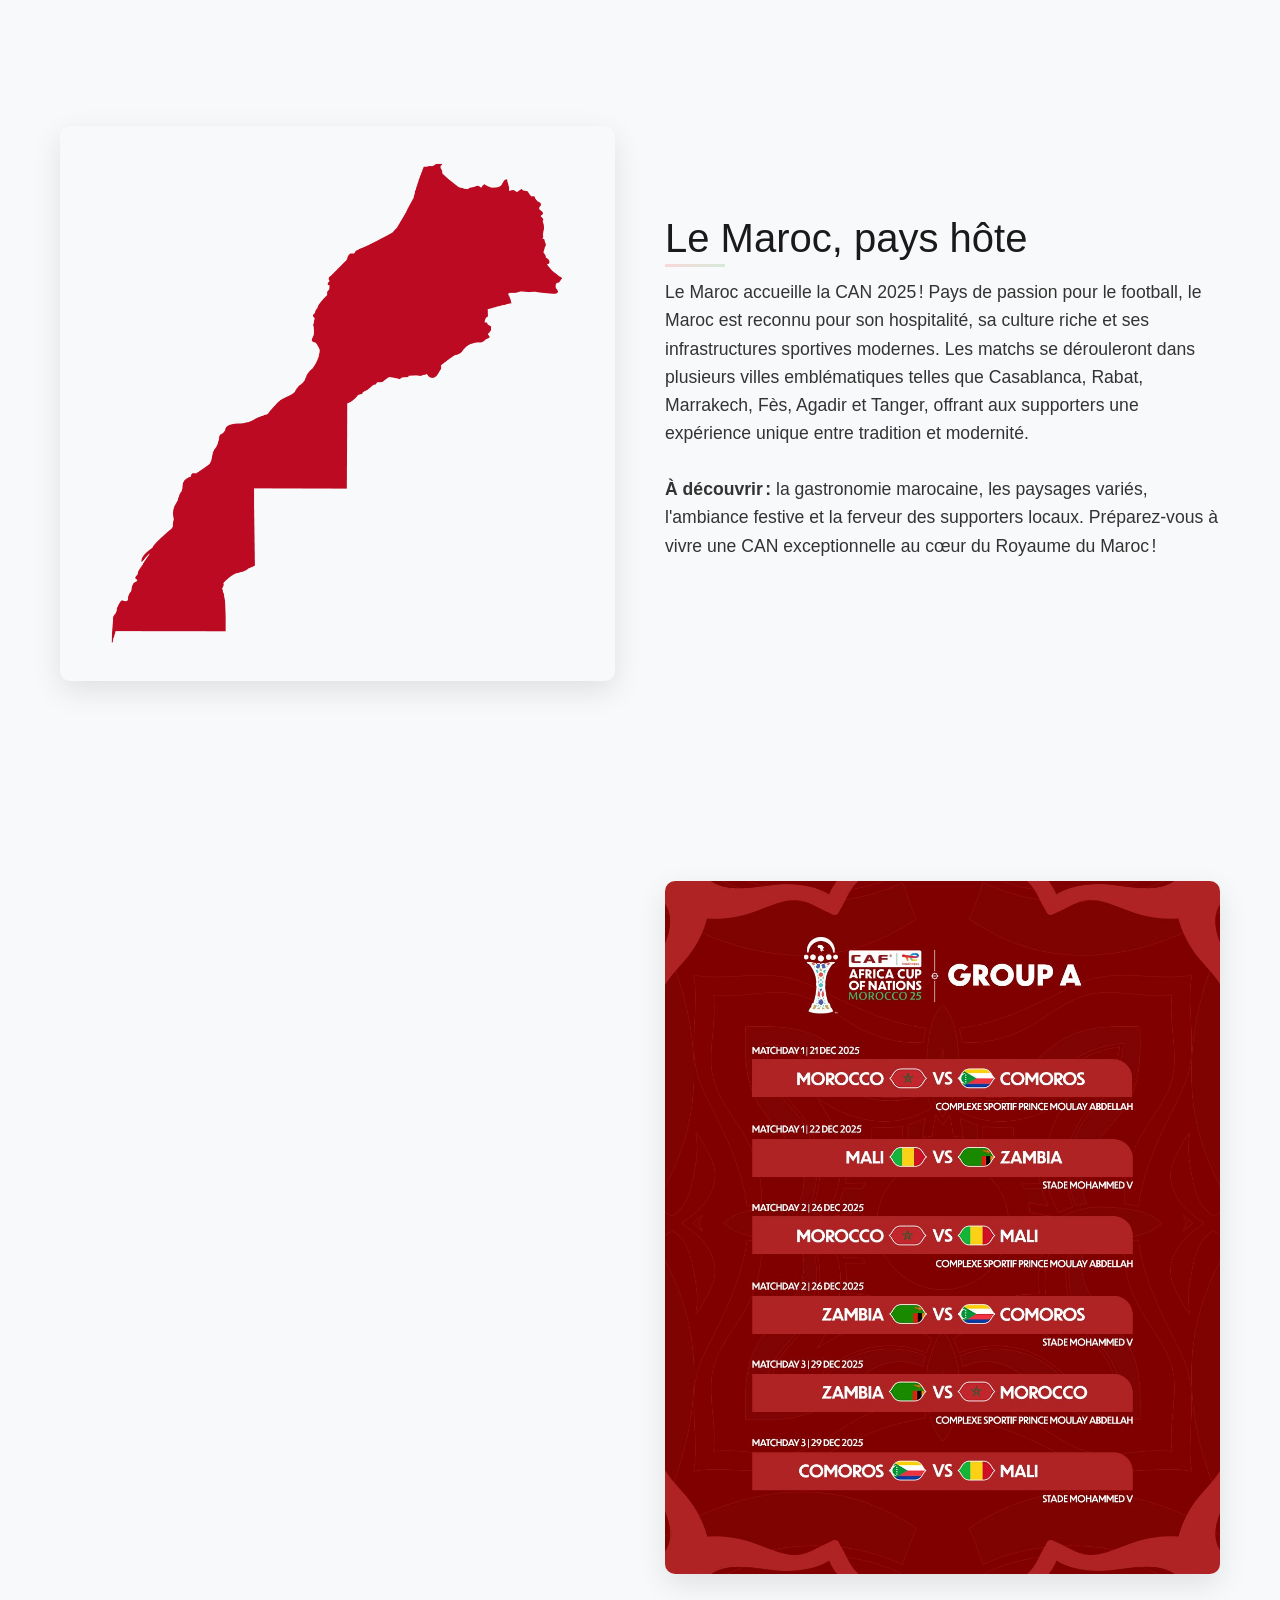
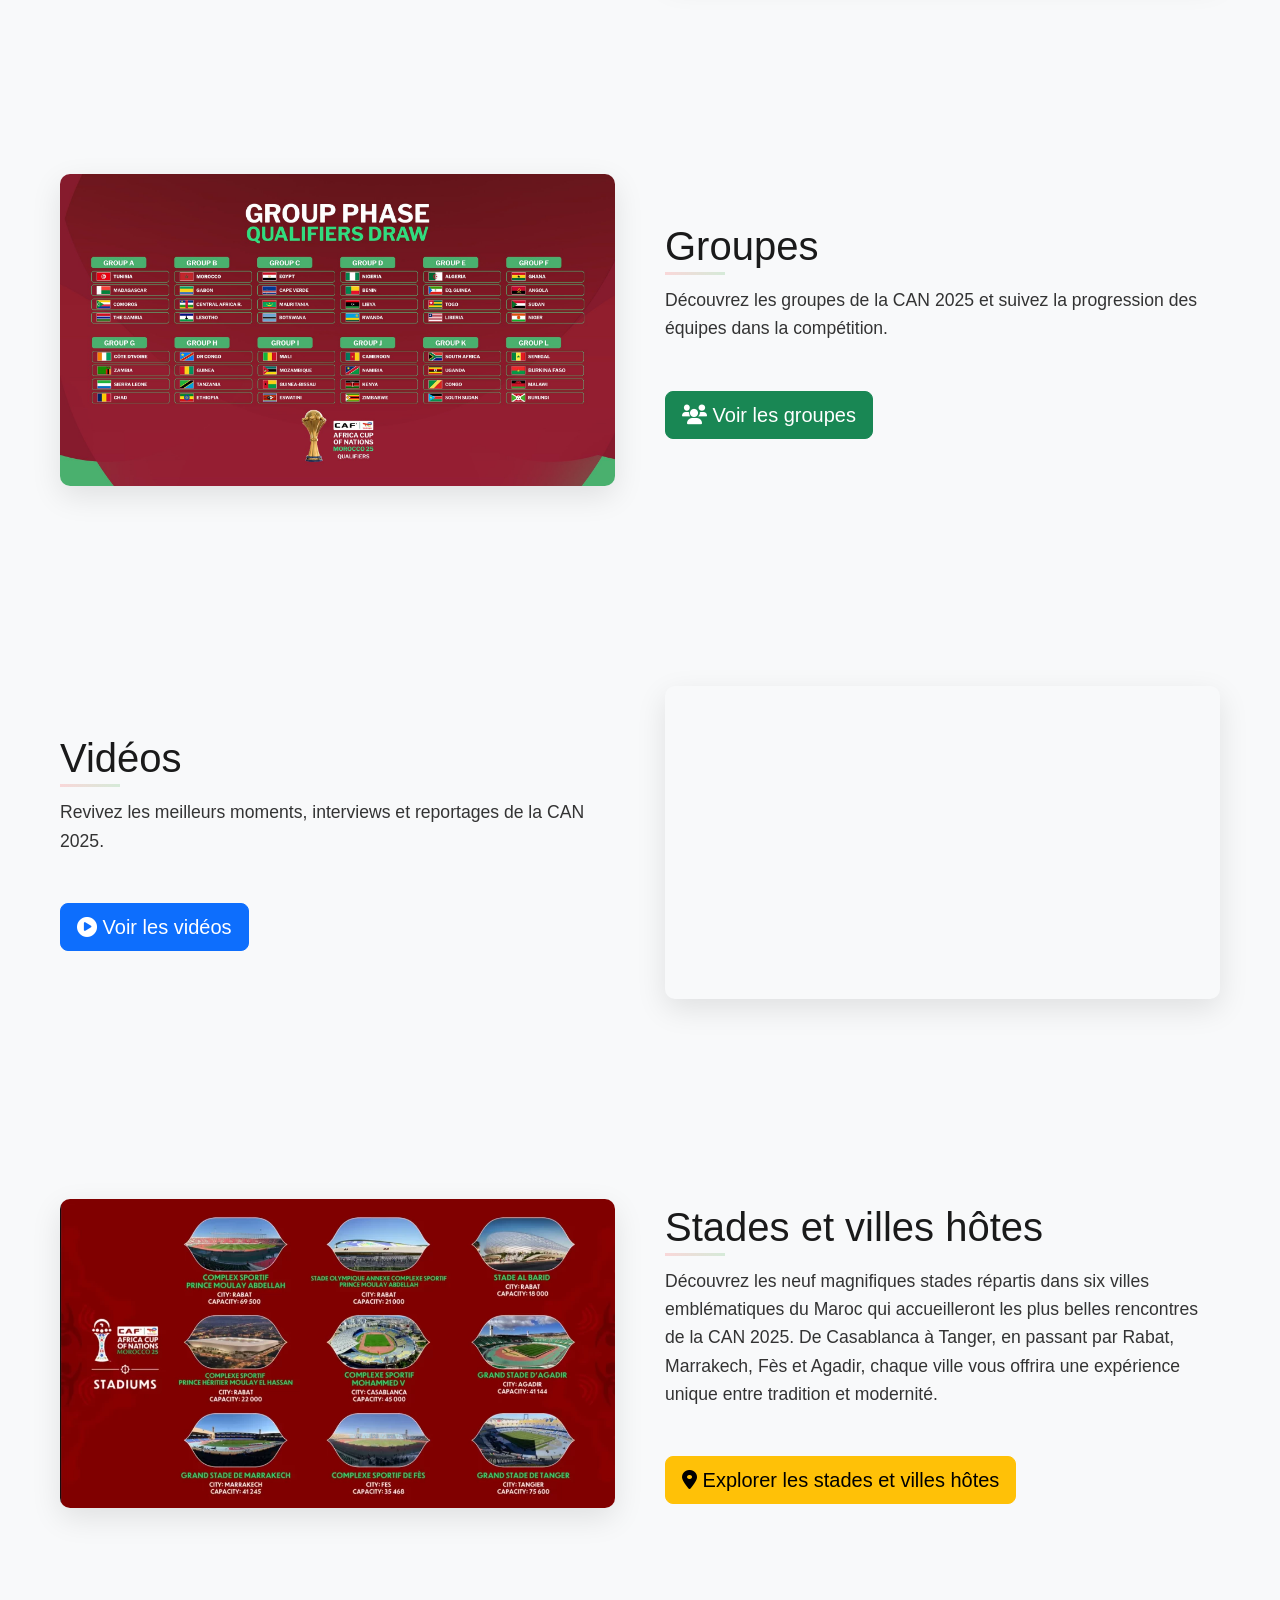
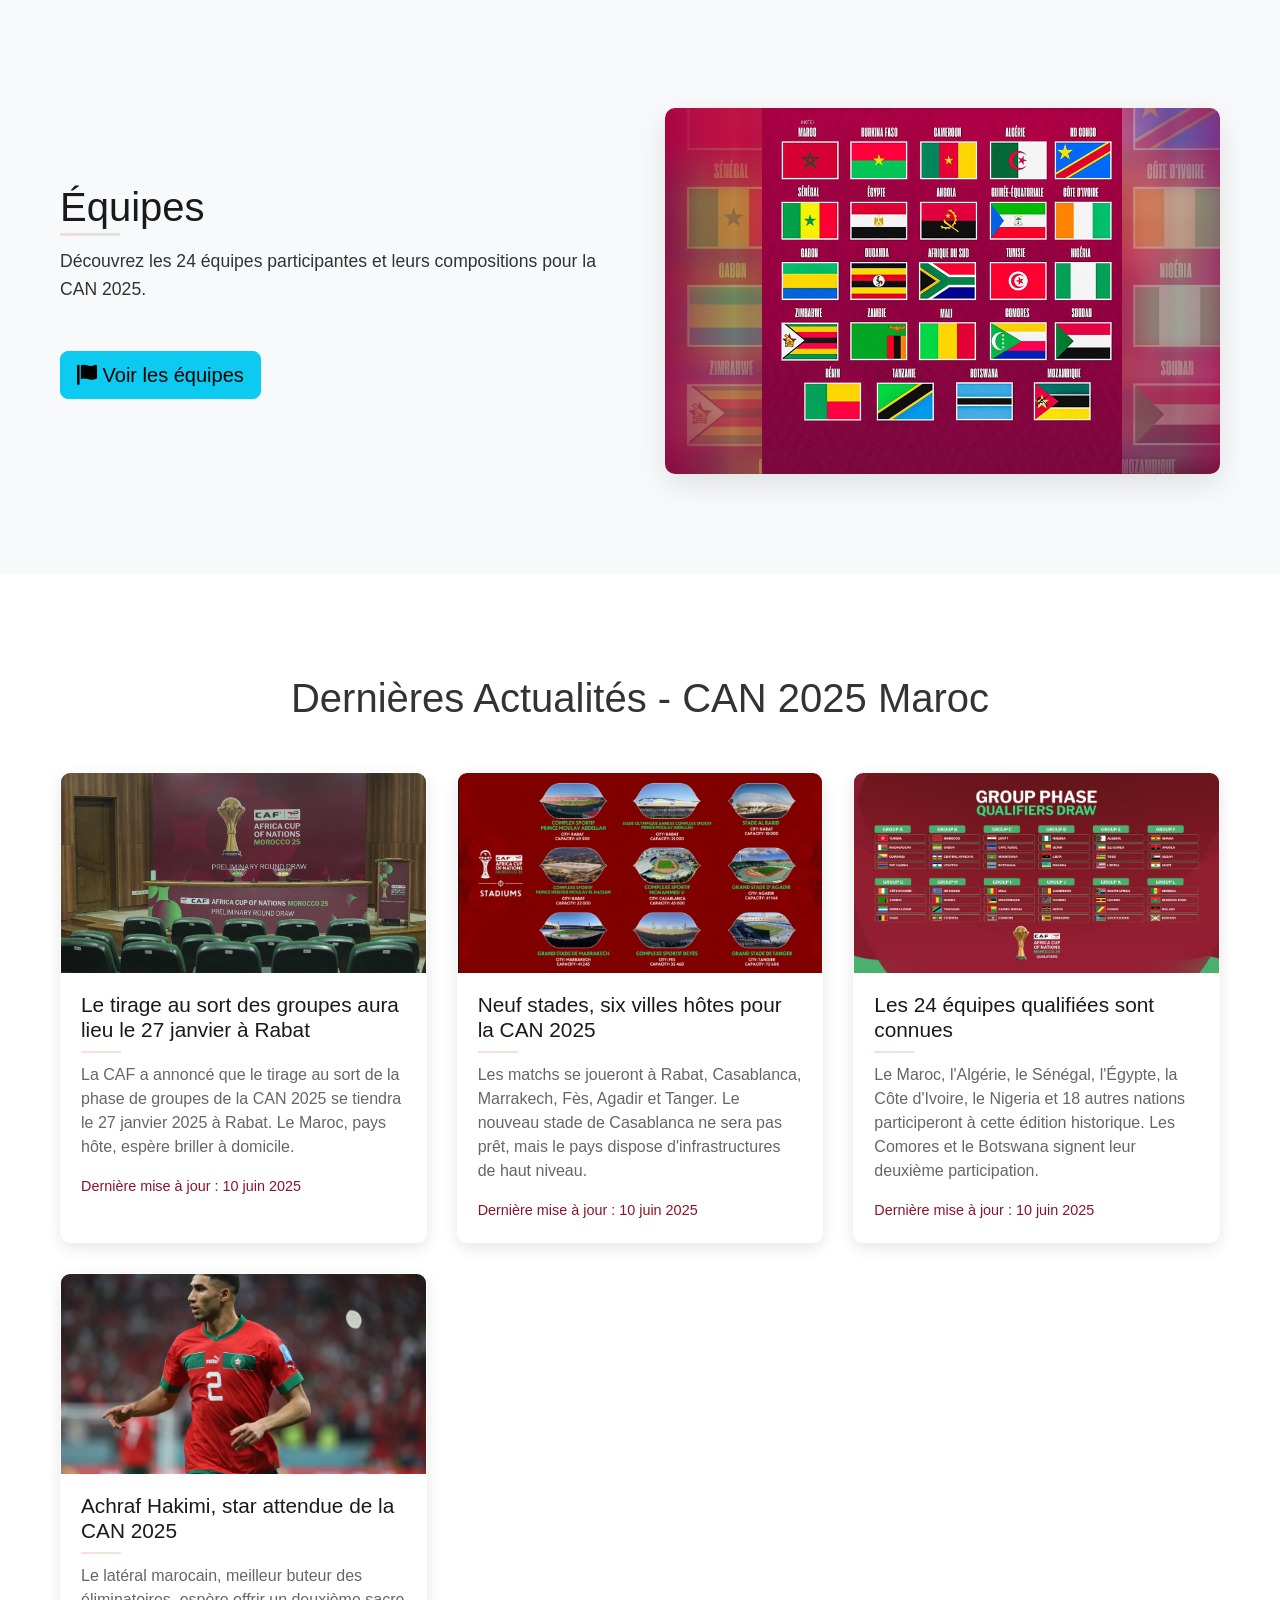
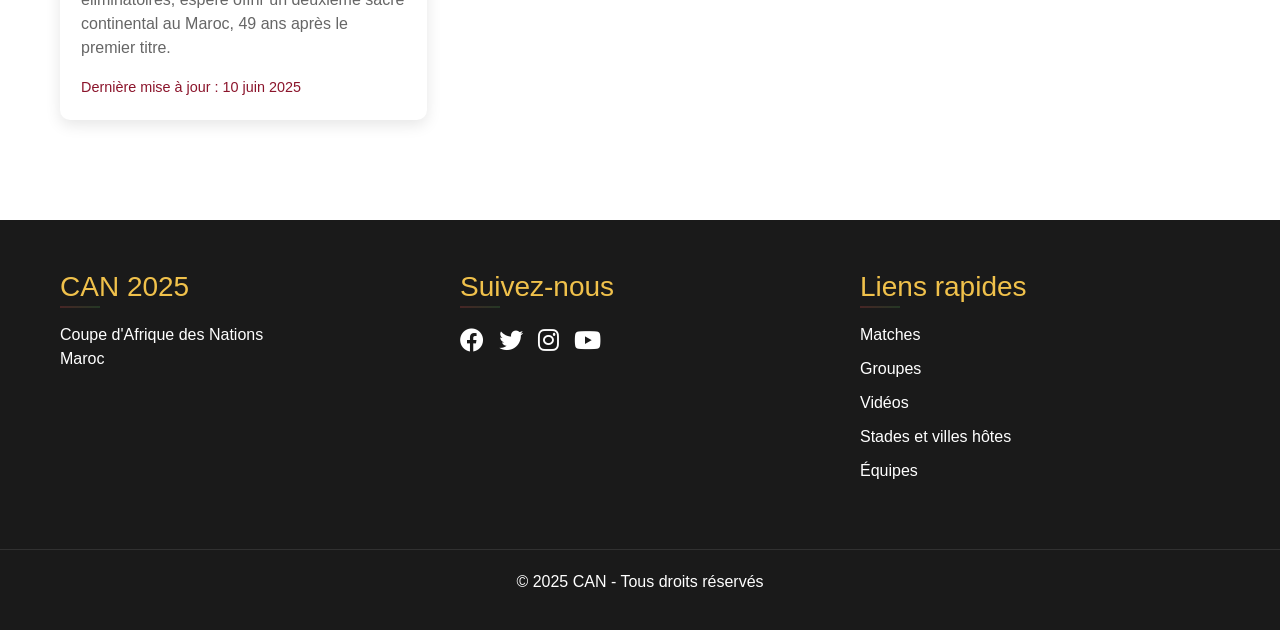
<file: home_page.html>
<!DOCTYPE html>
<html lang="fr">
<head>
    <meta charset="UTF-8">
    <meta name="viewport" content="width=device-width, initial-scale=1.0">
    <title>CAN 2025 - Coupe d'Afrique des Nations</title>
    <!-- Bootstrap CSS -->
    <link href="https://cdn.jsdelivr.net/npm/bootstrap@5.3.0/dist/css/bootstrap.min.css" rel="stylesheet">
    <!-- Font Awesome -->
    <link rel="stylesheet" href="https://cdnjs.cloudflare.com/ajax/libs/font-awesome/6.0.0/css/all.min.css">
    <link rel="stylesheet" href="home_page.css">
</head>
<body>
    <!-- Hero Section avec Animation -->
    <section class="hero-section">
        <div class="hero-content">
            <h1 class="main-title">CAN 2025</h1>
            <p class="subtitle">Coupe d'Afrique des Nations</p>
            <p class="location">Maroc</p>
            <div class="countdown" id="countdown">
                <!-- Le compte à rebours sera ajouté dynamiquement -->
            </div>
        </div>
        <div class="hero-overlay"></div>
    </section>

    <!-- Barre Interactive -->
    <div class="interactive-bar">
        <div class="interactive-content">
            <div id="logo-container">
                <i><img src="Images/téléchargement.png" alt="Logo CAN" height="100" width="180" ></i>
            </div>
            <div class="interactive-item active" data-section="can2025-description">
                <i class="fas fa-home home-icon"></i>
                <span>Accueil</span>
            </div>
            <div class="interactive-item" data-section="maroc">
                <i class="fas fa-map-marker-alt"></i>
                <span>Maroc</span>
            </div>
            <div class="interactive-item" data-section="matches">
                <i class="fas fa-futbol"></i>
                <span>Matches</span>
            </div>
            <div class="interactive-item" data-section="groups">
                <i class="fas fa-users"></i>
                <span>Groupes</span>
            </div>
            <div class="interactive-item" data-section="videos">
                <i class="fas fa-play-circle"></i>
                <span>Vidéos</span>
            </div>
            <div class="interactive-item" data-section="stats">
                <i class="fas fa-map-marked-alt"></i>
                <span>Stades et villes hôtes</span>
            </div>
            <div class="interactive-item" data-section="teams">
                <i class="fas fa-flag"></i>
                <span>Équipes</span>
            </div>
        </div>
    </div>

    <!-- Section Description CAN 2025 -->
    <section class="content-section can2025-description-section" id="can2025-description">
        <div class="section-content">
            <div class="section-text">
                <h2>À propos de la CAN 2025</h2>
                <p>
                    La Coupe d'Afrique des Nations 2025 (CAN 2025) est la 35<sup>e</sup> édition du plus grand tournoi de football africain. Organisée par la Confédération Africaine de Football (CAF), elle réunira les meilleures équipes du continent pour une compétition passionnante et festive. La CAN 2025 promet d'être un événement inoubliable, rassemblant des millions de fans autour des valeurs du sport, de la diversité et de la fraternité africaine.<br><br>
                    <strong>Date :</strong> du 21 décembre 2025 au 18 janvier 2026.<br>
                    <strong>Nombre d'équipes :</strong> 24 nations participantes.<br>
                    <strong>Format :</strong> Phase de groupes puis élimination directe.
                </p>
            </div>
            <div class="section-image">
                <img src="Images/CAN.jpeg" alt="Logo CAN 2025">
            </div>
        </div>
    </section>

    <!-- Section Maroc -->
    <section class="content-section maroc-section" id="maroc">
        <div class="section-content reverse">
            <div class="section-text">
                <h2>Le Maroc, pays hôte</h2>
                <p>
                    Le Maroc accueille la CAN 2025 ! Pays de passion pour le football, le Maroc est reconnu pour son hospitalité, sa culture riche et ses infrastructures sportives modernes. Les matchs se dérouleront dans plusieurs villes emblématiques telles que Casablanca, Rabat, Marrakech, Fès, Agadir et Tanger, offrant aux supporters une expérience unique entre tradition et modernité.<br><br>
                    <strong>À découvrir :</strong> la gastronomie marocaine, les paysages variés, l'ambiance festive et la ferveur des supporters locaux. Préparez-vous à vivre une CAN exceptionnelle au cœur du Royaume du Maroc !
                </p>
            </div>
            <div class="section-image">
                <img src="Images/Carte-du-Maroc.png" alt="Maroc - Pays hôte CAN 2025">
            </div>
        </div>
    </section>

    <!-- Section Matches -->
    <section class="content-section matches-section" id="matches">
        <div class="section-content">
            <div class="section-text">
                <h2>Matches</h2>
                <p>Suivez tous les matchs de la CAN 2025 en direct. Calendrier, résultats et statistiques en temps réel.</p>
                <a href="matches.html" class="btn btn-danger btn-lg mt-3">
                    <i class="fas fa-futbol"></i> Voir les matches
                </a>
            </div>
            <div class="section-image">
                <img src="Images/Calendrier_Groupe_A.jpg" alt="Matches CAN 2025">
            </div>
        </div>
    </section>

    <!-- Section Groupes -->
    <section class="content-section groups-section" id="groups">
        <div class="section-content reverse">
            <div class="section-text">
                <h2>Groupes</h2>
                <p>Découvrez les groupes de la CAN 2025 et suivez la progression des équipes dans la compétition.</p>
                <a href="groupes.html" class="btn btn-success btn-lg mt-3">
                    <i class="fas fa-users"></i> Voir les groupes
                </a>
            </div>
            <div class="section-image">
                <img src="Images/qualifiees.jpeg" alt="Groupes CAN 2025">
            </div>
        </div>
    </section>

    <!-- Section Vidéos -->
    <section class="content-section videos-section" id="videos">
        <div class="section-content">
            <div class="section-text">
                <h2>Vidéos</h2>
                <p>Revivez les meilleurs moments, interviews et reportages de la CAN 2025.</p>
                <a href="videos.html" class="btn btn-primary btn-lg mt-3">
                    <i class="fas fa-play-circle"></i> Voir les vidéos
                </a>
            </div>
            <div class="section-image">
                <div class="video-container" style="position:relative;padding-bottom:56.25%;height:0;overflow:hidden;border-radius:10px;box-shadow:0 10px 30px rgba(0,0,0,0.1);">
                    <iframe src="https://www.youtube.com/embed/maZybD1yvR0"
                            title="Vidéo officielle CAN 2025"
                            allowfullscreen
                            style="position:absolute;top:0;left:0;width:100%;height:100%;border:0;">
                    </iframe>
                </div>
            </div>
        </div>
    </section>

    <!-- Section Statistiques -->
    <section class="content-section stats-section" id="stats">
        <div class="section-content reverse">
            <div class="section-text">
                <h2>Stades et villes hôtes</h2>
                <p>Découvrez les neuf magnifiques stades répartis dans six villes emblématiques du Maroc qui accueilleront les plus belles rencontres de la CAN 2025. De Casablanca à Tanger, en passant par Rabat, Marrakech, Fès et Agadir, chaque ville vous offrira une expérience unique entre tradition et modernité.</p>
                <a href="stades.html" class="btn btn-warning btn-lg mt-3">
                    <i class="fas fa-map-marker-alt"></i> Explorer les stades et villes hôtes
                </a>
            </div>
            <div class="section-image">
                <img src="Images/StadiumsCAN.webp" alt="Stades et villes hôtes CAN 2025">
            </div>
        </div>
    </section>

    <!-- Section Équipes -->
    <section class="content-section teams-section" id="teams">
        <div class="section-content">
            <div class="section-text">
                <h2>Équipes</h2>
                <p>Découvrez les 24 équipes participantes et leurs compositions pour la CAN 2025.</p>
                <a href="equipes.html" class="btn btn-info btn-lg mt-3">
                    <i class="fas fa-flag"></i> Voir les équipes
                </a>
            </div>
            <div class="section-image">
                <img src="Images/equipes_qualifies.jpg" alt="Équipes CAN 2025">
            </div>
        </div>
    </section>

    <!-- Section Actualités -->
    <section class="news-section">
        <h2>Dernières Actualités - CAN 2025 Maroc</h2>
        <div class="news-grid">
            <div class="news-card">
                <img src="Images/tirage 2025.jpeg" alt="Tirage au sort CAN 2025">
                <div class="news-content">
                    <h3>Le tirage au sort des groupes aura lieu le 27 janvier à Rabat</h3>
                    <p>La CAF a annoncé que le tirage au sort de la phase de groupes de la CAN 2025 se tiendra le 27 janvier 2025 à Rabat. Le Maroc, pays hôte, espère briller à domicile.</p>
                    <span class="news-date">Dernière mise à jour : 10 juin 2025</span>
                </div>
            </div>
            <div class="news-card">
                <img src="Images/StadiumsCAN.webp" alt="Stades CAN 2025">
                <div class="news-content">
                    <h3>Neuf stades, six villes hôtes pour la CAN 2025</h3>
                    <p>Les matchs se joueront à Rabat, Casablanca, Marrakech, Fès, Agadir et Tanger. Le nouveau stade de Casablanca ne sera pas prêt, mais le pays dispose d'infrastructures de haut niveau.</p>
                    <span class="news-date">Dernière mise à jour : 10 juin 2025</span>
                </div>
            </div>
            <div class="news-card">
                <img src="Images/qualifiees.jpeg" alt="Équipes qualifiées CAN 2025">
                <div class="news-content">
                    <h3>Les 24 équipes qualifiées sont connues</h3>
                    <p>Le Maroc, l'Algérie, le Sénégal, l'Égypte, la Côte d'Ivoire, le Nigeria et 18 autres nations participeront à cette édition historique. Les Comores et le Botswana signent leur deuxième participation.</p>
                    <span class="news-date">Dernière mise à jour : 10 juin 2025</span>
                </div>
            </div>
            <div class="news-card">
                <img src="Images/hakimi.jpg" alt="Achraf Hakimi Maroc">
                <div class="news-content">
                    <h3>Achraf Hakimi, star attendue de la CAN 2025</h3>
                    <p>Le latéral marocain, meilleur buteur des éliminatoires, espère offrir un deuxième sacre continental au Maroc, 49 ans après le premier titre.</p>
                    <span class="news-date">Dernière mise à jour : 10 juin 2025</span>
                </div>
            </div>
        </div>
    </section>

    <!-- Footer -->
    <footer class="footer">
        <div class="footer-content">
            <div class="footer-section">
                <h3>CAN 2025</h3>
                <p>Coupe d'Afrique des Nations<br>Maroc</p>
            </div>
            <div class="footer-section">
                <h3>Suivez-nous</h3>
                <div class="social-links">
                    <a href="#"><i class="fab fa-facebook"></i></a>
                    <a href="#"><i class="fab fa-twitter"></i></a>
                    <a href="#"><i class="fab fa-instagram"></i></a>
                    <a href="#"><i class="fab fa-youtube"></i></a>
                </div>
            </div>
            <div class="footer-section">
                <h3>Liens rapides</h3>
                <ul>
                    <li><a href="matches.html">Matches</a></li>
                    <li><a href="groupes.html">Groupes</a></li>
                    <li><a href="videos.html">Vidéos</a></li>
                    <li><a href="stades.html">Stades et villes hôtes</a></li>
                    <li><a href="equipes.html">Équipes</a></li>
                </ul>
            </div>
        </div>
        <div class="footer-bottom">
            <p>&copy; 2025 CAN - Tous droits réservés</p>
        </div>
    </footer>

    <!-- Bootstrap JS -->
    <script src="https://cdn.jsdelivr.net/npm/bootstrap@5.3.0/dist/js/bootstrap.bundle.min.js"></script>
    <script src="home_page.js"></script>
</body>
</html>
</file>
<file: index.css>
/* ========== VARIABLES GLOBALES ==========
 * Définition des couleurs principales et des transitions
 * Utilisation de variables CSS pour une maintenance facile
 * Les couleurs sont inspirées des couleurs de la CAN (vert et rouge)
 */
:root {
    /* Couleur principale dorée utilisée pour les éléments importants et les accents */
    --primary-color: #f0c14b;      
    /* Couleur de fond sombre pour créer du contraste */
    --secondary-color: #1a1a1a;    
    /* Couleur d'accent bordeaux pour les éléments interactifs */
    --accent-color: #8b142b;       
    /* Couleur standard pour le texte principal */
    --text-color: #333;            
    /* Couleur de fond claire pour les sections */
    --light-bg: #f8f9fa;           
    /* Animation fluide pour tous les éléments interactifs */
    --transition: all 0.3s ease;    
    /* Couleur verte pour les indicateurs positifs */
    --green-color: #4CAF50;        
    /* Couleur rouge pour les alertes et accents */
    --red-color: #FF5252;          
    /* Version transparente du vert pour les effets subtils */
    --light-green: rgba(76, 175, 80, 0.2); 
    /* Version transparente du rouge pour les effets subtils */
    --light-red: rgba(255, 82, 82, 0.2);   
}

/* ========== STYLES DE BASE ==========
 * Configuration générale du document
 * Utilisation de la police Montserrat pour une meilleure lisibilité
 */
body {
    /* Police principale du site */
    font-family: 'Montserrat', sans-serif;
    /* Suppression des marges par défaut */
    margin: 0;
    /* Suppression des paddings par défaut */
    padding: 0;
    /* Couleur de fond claire définie dans les variables */
    background-color: var(--light-bg);
    /* Couleur de texte standard */
    color: var(--text-color);
    /* Empêche le défilement horizontal */
    overflow-x: hidden;
}

/* ========== SECTION HÉRO ==========
 * Section d'en-tête principale avec image de fond et overlay
 * Effets de dégradé et animations pour un impact visuel fort
 */
.hero-section {
    /* Hauteur égale à la hauteur de la fenêtre */
    height: 100vh;
    /* Superposition d'un dégradé noir semi-transparent sur l'image de fond */
    background: linear-gradient(rgba(0, 0, 0, 0.7), rgba(0, 0, 0, 0.7)),
                url('Images/can_coupe_20213.jpg') center/cover;
    /* Positionnement relatif pour les éléments enfants */
    position: relative;
    /* Centrage vertical et horizontal du contenu */
    display: flex;
    align-items: center;
    justify-content: center;
    /* Alignement du texte au centre */
    text-align: center;
    /* Texte en blanc */
    color: white;
    /* Cache tout contenu qui déborde */
    overflow: hidden;
}

/* Effet de dégradé animé en arrière-plan */
.hero-section::before {
    /* Création d'un pseudo-élément */
    content: '';
    /* Positionnement absolu par rapport au parent */
    position: absolute;
    /* Étirement sur toute la surface */
    top: 0;
    left: 0;
    right: 0;
    bottom: 0;
    /* Dégradé diagonal avec les couleurs du thème */
    background: linear-gradient(45deg, var(--red-color) 0%, transparent 50%, var(--green-color) 100%);
    /* Transparence pour un effet subtil */
    opacity: 0.2;
    /* Animation continue du dégradé */
    animation: gradientShift 8s ease infinite;
}

/* ========== CONTENU HÉRO ==========
 * Styles pour le contenu central de la section héro
 */
.hero-content {
    /* Place le contenu au-dessus de l'overlay */
    z-index: 2;
    /* Animation d'apparition en fondu */
    animation: fadeIn 1s ease-out;
    /* Positionnement pour la ligne décorative */
    position: relative;
    /* Limite la largeur maximale du contenu */
    max-width: 800px;
    /* Espacement horizontal */
    padding: 0 20px;
}

/* Ligne décorative sous le contenu */
.hero-content::after {
    /* Création de l'élément décoratif */
    content: '';
    /* Positionnement absolu par rapport au parent */
    position: absolute;
    /* Position en bas du contenu */
    bottom: -30px;
    /* Centrage horizontal */
    left: 50%;
    transform: translateX(-50%);
    /* Dimensions de la ligne */
    width: 150px;
    height: 4px;
    /* Dégradé de couleurs thématiques */
    background: linear-gradient(to right, var(--red-color), var(--green-color));
    /* Animation de pulsation */
    animation: borderPulse 2s ease-in-out infinite;
}

/* Styles du titre principal */
.main-title {
    /* Taille de police imposante */
    font-size: 6rem;
    /* Police en gras */
    font-weight: 900;
    /* Suppression des marges par défaut */
    margin: 0;
    /* Ombre portée pour la profondeur */
    text-shadow: 3px 3px 6px rgba(0, 0, 0, 0.5);
    /* Animation d'entrée par le haut */
    animation: slideDown 1s ease-out;
    /* Effet de texte dégradé */
    background: linear-gradient(to bottom, #ffffff, var(--primary-color));
    -webkit-background-clip: text;
    background-clip: text;
    /* Rend le texte transparent pour voir le dégradé */
    color: transparent;
    /* Espacement des lettres */
    letter-spacing: 4px;
    /* Marge en bas */
    margin-bottom: 20px;
}

/* Style du sous-titre */
.subtitle {
    /* Taille de police adaptée */
    font-size: 2.5rem;
    /* Espacement vertical */
    margin: 1.5rem 0;
    /* Animation d'entrée par le bas */
    animation: slideUp 1s ease-out;
    /* Ombre du texte */
    text-shadow: 2px 2px 4px rgba(0, 0, 0, 0.5);
    /* Police semi-grasse */
    font-weight: 600;
    /* Couleur blanche */
    color: #ffffff;
    /* Espacement des lettres */
    letter-spacing: 2px;
}

/* Style de la localisation */
.location {
    /* Taille de police moyenne */
    font-size: 2rem;
    /* Marge en bas */
    margin-bottom: 3rem;
    /* Animation d'entrée retardée */
    animation: slideUp 1s ease-out 0.3s backwards;
    /* Couleur dorée */
    color: var(--primary-color);
    /* Police grasse */
    font-weight: 700;
    /* Ombre du texte */
    text-shadow: 2px 2px 4px rgba(0, 0, 0, 0.5);
    /* Espacement des lettres */
    letter-spacing: 1px;
}

/* ========== COMPTE À REBOURS ==========
 * Style des éléments du compte à rebours
 */
.countdown {
    /* Disposition en ligne avec flexbox */
    display: flex;
    /* Centrage horizontal */
    justify-content: center;
    /* Espacement entre les éléments */
    gap: 30px;
    /* Marge supérieure */
    margin-top: 4rem;
    /* Animation d'apparition retardée */
    animation: fadeIn 1s ease-out 0.6s backwards;
    /* Effet de perspective 3D */
    perspective: 1000px;
}

/* Style des éléments individuels du compte à rebours */
.countdown-item {
    /* Fond semi-transparent */
    background: rgba(255, 255, 255, 0.1);
    /* Effet de flou sur l'arrière-plan */
    backdrop-filter: blur(10px);
    /* Espacement interne */
    padding: 30px;
    /* Coins arrondis */
    border-radius: 15px;
    /* Largeur minimale fixe */
    min-width: 160px;
    /* Centrage du texte */
    text-align: center;
    /* Ombres multiples pour l'effet de profondeur */
    box-shadow: 0 8px 32px rgba(0, 0, 0, 0.3),
                inset 0 0 20px rgba(255, 255, 255, 0.15);
    /* Bordure subtile */
    border: 1px solid rgba(255, 255, 255, 0.2);
    /* Animation fluide personnalisée */
    transition: all 0.4s cubic-bezier(0.4, 0, 0.2, 1);
    /* Positionnement relatif pour les pseudo-éléments */
    position: relative;
    /* Cache les débordements */
    overflow: hidden;
    /* Préserve l'effet 3D */
    transform-style: preserve-3d;
}

.countdown-item::before {
    /* Création du pseudo-élément pour l'effet de brillance */
    content: '';
    /* Positionnement absolu par rapport à l'élément parent */
    position: absolute;
    /* Étirement sur toute la surface */
    top: 0;
    left: 0;
    width: 100%;
    height: 100%;
    /* Dégradé de couleurs thématiques */
    background: linear-gradient(45deg, var(--red-color), var(--green-color));
    /* Initialement transparent */
    opacity: 0;
    /* Animation fluide */
    transition: all 0.4s ease;
    /* Placement en arrière-plan */
    z-index: -1;
}

.countdown-item::after {
    /* Création du pseudo-élément pour l'effet de brillance */
    content: '';
    /* Positionnement absolu */
    position: absolute;
    /* Position initiale hors cadre */
    top: -50%;
    left: -50%;
    /* Dimensions doublées pour la rotation */
    width: 200%;
    height: 200%;
    /* Dégradé pour l'effet de brillance */
    background: linear-gradient(
        45deg,
        transparent,
        rgba(255, 255, 255, 0.1),
        transparent
    );
    /* Rotation de l'effet */
    transform: rotate(45deg);
    /* Animation continue de brillance */
    animation: shine 3s infinite;
}

.countdown-item:hover {
    /* Effet de soulèvement et rotation 3D au survol */
    transform: translateY(-10px) scale(1.05) rotateX(10deg);
    /* Bordure plus visible au survol */
    border-color: rgba(255, 255, 255, 0.3);
    /* Effets d'ombre multiples pour la profondeur */
    box-shadow: 0 15px 35px rgba(0, 0, 0, 0.3),
                0 0 20px rgba(255, 255, 255, 0.2),
                inset 0 0 30px rgba(255, 255, 255, 0.1);
}

.countdown-item:hover::before {
    /* Augmentation de l'opacité du dégradé au survol */
    opacity: 0.15;
}

.countdown-item span {
    /* Affichage en bloc pour le positionnement */
    display: block;
    /* Grande taille pour les chiffres */
    font-size: 3.5rem;
    /* Police très grasse */
    font-weight: 800;
    /* Effet de dégradé sur le texte */
    background: linear-gradient(to bottom, #ffffff, var(--primary-color));
    -webkit-background-clip: text;
    background-clip: text;
    /* Texte transparent pour voir le dégradé */
    color: transparent;
    /* Espacement en bas */
    margin-bottom: 10px;
    /* Effet de lueur */
    text-shadow: 0 0 25px rgba(240, 193, 75, 0.6);
    /* Animation continue de pulsation */
    animation: numberPulse 2s infinite;
}

.countdown-item p {
    /* Taille de texte adaptée */
    font-size: 1.1rem;
    /* Texte en majuscules */
    text-transform: uppercase;
    /* Grand espacement entre les lettres */
    letter-spacing: 3px;
    /* Suppression des marges */
    margin: 0;
    /* Couleur blanche semi-transparente */
    color: rgba(255, 255, 255, 0.95);
    /* Police semi-grasse */
    font-weight: 600;
    /* Effet de lueur subtil */
    text-shadow: 0 0 15px rgba(255, 255, 255, 0.4);
}

/* Animations du compte à rebours */
@keyframes gradientShift {
    /* Position initiale du dégradé */
    0% { background-position: 0% 50%; }
    /* Position médiane du dégradé */
    50% { background-position: 100% 50%; }
    /* Retour à la position initiale */
    100% { background-position: 0% 50%; }
}

@keyframes borderPulse {
    /* État initial de la bordure */
    0% { width: 50px; opacity: 0.5; }
    /* État maximal de la bordure */
    50% { width: 150px; opacity: 1; }
    /* Retour à l'état initial */
    100% { width: 50px; opacity: 0.5; }
}

/* Overlay sombre sur la section héro */
.hero-overlay {
    /* Positionnement absolu */
    position: absolute;
    /* Étirement sur toute la surface */
    top: 0;
    left: 0;
    right: 0;
    bottom: 0;
    /* Fond noir semi-transparent */
    background: rgba(0, 0, 0, 0.4);
    /* Au-dessus du fond mais sous le contenu */
    z-index: 1;
}

/* ========== BARRE DE NAVIGATION INTERACTIVE ==========
 * Barre fixe en haut de la page avec effets de survol
 */
.interactive-bar {
    /* Fixe la barre lors du défilement */
    position: sticky;
    /* Colle la barre en haut de la fenêtre */
    top: 0;
    /* Fond blanc pour la lisibilité */
    background: white;
    /* Ombre légère pour la profondeur */
    box-shadow: 0 2px 10px rgba(0, 0, 0, 0.1);
    /* Assure que la barre reste au-dessus des autres éléments */
    z-index: 1000;
    /* Espacement vertical */
    padding: 10px 0;
}

.interactive-content {
    /* Limite la largeur maximale du contenu */
    max-width: 1200px;
    /* Centre le contenu horizontalement */
    margin: 0 auto;
    /* Disposition flexible des éléments */
    display: flex;
    /* Répartit l'espace entre les éléments */
    justify-content: space-around;
    /* Centre les éléments verticalement */
    align-items: center;
    /* Espacement horizontal */
    padding: 0 20px;
}

.interactive-item {
    /* Organisation verticale des éléments */
    display: flex;
    flex-direction: column;
    /* Centre les éléments */
    align-items: center;
    /* Espacement interne */
    padding: 10px 20px;
    /* Indique que l'élément est cliquable */
    cursor: pointer;
    /* Animation fluide au survol */
    transition: var(--transition);
    /* Coins arrondis */
    border-radius: 8px;
    /* Couleur du texte */
    color: var(--text-color);
    /* Pour le positionnement des pseudo-éléments */
    position: relative;
    /* Cache les débordements */
    overflow: hidden;
}

.interactive-item::after {
    /* Création de la ligne d'effet */
    content: '';
    /* Positionnement absolu */
    position: absolute;
    /* Placement en bas de l'élément */
    bottom: 0;
    left: 0;
    /* Dimensions complètes */
    width: 100%;
    height: 2px;
    /* Dégradé de couleurs */
    background: linear-gradient(to right, var(--light-red), var(--light-green));
    /* Initialement invisible */
    transform: scaleX(0);
    /* Animation de l'apparition */
    transition: transform 0.3s ease;
}

.interactive-item:hover::after {
    /* Affiche la ligne au survol */
    transform: scaleX(1);
}

.interactive-item.active {
    /* Fond dégradé pour l'élément actif */
    background: linear-gradient(45deg, var(--light-red), var(--light-green));
    /* Couleur du texte */
    color: var(--text-color);
}

.interactive-item i {
    /* Taille de l'icône */
    font-size: 1.5rem;
    /* Espacement sous l'icône */
    margin-bottom: 5px;
    /* Couleur de l'icône */
    color: var(--accent-color);
}

.interactive-item span {
    /* Taille du texte */
    font-size: 0.9rem;
    /* Épaisseur moyenne du texte */
    font-weight: 500;
}

.interactive-item:hover {
    /* Fond clair au survol */
    background: var(--light-bg);
    /* Effet de soulèvement */
    transform: translateY(-2px);
}

/* ========== SECTIONS DE CONTENU ==========
 * Styles communs pour toutes les sections de contenu
 */
.content-section {
    /* Espacement vertical important */
    padding: 100px 0;
    /* Pour les éléments positionnés en absolu */
    position: relative;
    /* Évite les débordements */
    overflow: hidden;
}

.section-content {
    /* Limite la largeur maximale */
    max-width: 1200px;
    /* Centre horizontalement */
    margin: 0 auto;
    /* Disposition flexible */
    display: flex;
    /* Alignement vertical centré */
    align-items: center;
    /* Espacement entre les éléments */
    gap: 50px;
    /* Marges horizontales */
    padding: 0 20px;
}

.section-content.reverse {
    /* Inverse l'ordre des éléments */
    flex-direction: row-reverse;
}

.section-text {
    /* Occupe l'espace disponible */
    flex: 1;
    /* Initialement invisible */
    opacity: 0;
    /* Position de départ pour l'animation */
    transform: translateX(-50px);
    /* Animation fluide */
    transition: var(--transition);
}

.section-text.visible {
    /* État final de l'animation */
    opacity: 1;
    transform: translateX(0);
}

.section-text h2 {
    /* Taille du titre */
    font-size: 2.5rem;
    /* Couleur sombre */
    color: var(--secondary-color);
    /* Espacement bas */
    margin-bottom: 1rem;
    /* Pour la ligne décorative */
    position: relative;
    /* Pour limiter la ligne à la largeur du texte */
    display: inline-block;
}

.section-text h2::after {
    /* Ligne décorative */
    content: '';
    position: absolute;
    bottom: -5px;
    left: 0;
    /* Dimensions de la ligne */
    width: 60px;
    height: 3px;
    /* Dégradé de couleurs */
    background: linear-gradient(to right, var(--light-red), var(--light-green));
}

.section-text p {
    /* Taille du texte */
    font-size: 1.1rem;
    /* Hauteur de ligne pour la lisibilité */
    line-height: 1.6;
    /* Espacement bas */
    margin-bottom: 2rem;
}

.section-link {
    /* Disposition horizontale avec icône */
    display: inline-flex;
    align-items: center;
    /* Espace entre texte et icône */
    gap: 10px;
    /* Couleur du lien */
    color: var(--accent-color);
    /* Supprime le soulignement */
    text-decoration: none;
    /* Texte en gras */
    font-weight: 600;
    /* Animation au survol */
    transition: var(--transition);
}

.section-link:hover {
    /* Changement de couleur au survol */
    color: var(--primary-color);
    /* Effet de déplacement */
    transform: translateX(10px);
}

.section-image {
    /* Occupe l'espace disponible */
    flex: 1;
    /* Initialement invisible */
    opacity: 0;
    /* Position de départ pour l'animation */
    transform: translateX(50px);
    /* Animation fluide */
    transition: var(--transition);
}

.section-image.visible {
    /* État final de l'animation */
    opacity: 1;
    transform: translateX(0);
}

.section-image img {
    /* Occupe toute la largeur disponible */
    width: 100%;
    /* Hauteur automatique pour garder les proportions */
    height: auto;
    /* Coins arrondis */
    border-radius: 10px;
    /* Ombre portée */
    box-shadow: 0 10px 30px rgba(0, 0, 0, 0.1);
    /* Animation au survol */
    transition: var(--transition);
}

.section-image img:hover {
    /* Effet de zoom au survol */
    transform: scale(1.05);
}

/* ========== SECTION ACTUALITÉS ==========
 * Grille responsive pour les cartes d'actualités
 */
.news-section {
    /* Espacement vertical */
    padding: 100px 0;
    /* Fond blanc pour contraste */
    background-color: white;
}

.news-section h2 {
    /* Centrage du titre */
    text-align: center;
    /* Taille importante pour le titre */
    font-size: 2.5rem;
    /* Espacement sous le titre */
    margin-bottom: 50px;
}

.news-grid {
    /* Mise en page en grille */
    display: grid;
    /* Colonnes responsives automatiques */
    grid-template-columns: repeat(auto-fit, minmax(300px, 1fr));
    /* Espacement entre les cartes */
    gap: 30px;
    /* Largeur maximale du conteneur */
    max-width: 1200px;
    /* Centrage horizontal */
    margin: 0 auto;
    /* Espacement horizontal */
    padding: 0 20px;
}

.news-card {
    /* Fond blanc pour la carte */
    background: white;
    /* Coins arrondis */
    border-radius: 10px;
    /* Cache les débordements */
    overflow: hidden;
    /* Ombre légère */
    box-shadow: 0 5px 15px rgba(0, 0, 0, 0.1);
    /* Animation au survol */
    transition: var(--transition);
    /* Bordure initiale invisible */
    border: 1px solid transparent;
}

.news-card:hover {
    /* Effet de soulèvement au survol */
    transform: translateY(-10px);
    /* Ombre plus prononcée */
    box-shadow: 0 15px 30px rgba(0, 0, 0, 0.2);
    /* Bordure colorée */
    border-color: var(--light-green);
}

.news-card img {
    /* Occupe toute la largeur */
    width: 100%;
    /* Hauteur fixe */
    height: 200px;
    /* Ajuste l'image sans déformation */
    object-fit: cover;
}

.news-content {
    /* Espacement interne */
    padding: 20px;
}

.news-content h3 {
    /* Taille du titre */
    font-size: 1.3rem;
    /* Espacement bas */
    margin-bottom: 10px;
    /* Couleur sombre */
    color: var(--secondary-color);
    /* Pour la ligne décorative */
    position: relative;
    /* Espacement pour la ligne */
    padding-bottom: 10px;
}

.news-content h3::after {
    /* Ligne décorative */
    content: '';
    position: absolute;
    bottom: 0;
    left: 0;
    /* Dimensions de la ligne */
    width: 40px;
    height: 2px;
    /* Dégradé de couleurs */
    background: linear-gradient(to right, var(--light-red), var(--light-green));
}

.news-content p {
    /* Couleur de texte grise */
    color: #666;
    /* Espacement bas */
    margin-bottom: 15px;
}

.news-date {
    /* Couleur d'accent */
    color: var(--accent-color);
    /* Taille réduite */
    font-size: 0.9rem;
}

/* ========== PIED DE PAGE ==========
 * Style du footer avec dégradés et effets de survol
 * Organisation en grille responsive
 */
.footer {
    /* Fond sombre */
    background-color: var(--secondary-color);
    /* Texte en blanc */
    color: white;
    /* Espacement vertical */
    padding: 50px 0 20px;
}

.footer-content {
    /* Largeur maximale */
    max-width: 1200px;
    /* Centrage horizontal */
    margin: 0 auto;
    /* Mise en page en grille */
    display: grid;
    /* Colonnes responsives */
    grid-template-columns: repeat(auto-fit, minmax(250px, 1fr));
    /* Espacement entre les sections */
    gap: 40px;
    /* Marges horizontales */
    padding: 0 20px;
}

.footer-section h3 {
    /* Couleur dorée pour les titres */
    color: var(--primary-color);
    /* Espacement bas */
    margin-bottom: 20px;
    /* Pour la ligne décorative */
    position: relative;
    /* Limite la ligne à la largeur du texte */
    display: inline-block;
}

.footer-section h3::after {
    /* Ligne décorative */
    content: '';
    position: absolute;
    bottom: -5px;
    left: 0;
    /* Dimensions de la ligne */
    width: 40px;
    height: 2px;
    /* Dégradé de couleurs */
    background: linear-gradient(to right, var(--light-red), var(--light-green));
}

.footer-section ul {
    /* Supprime les puces */
    list-style: none;
    /* Supprime le padding par défaut */
    padding: 0;
}

.footer-section ul li {
    /* Espacement entre les éléments */
    margin-bottom: 10px;
}

.footer-section a {
    /* Liens en blanc */
    color: white;
    /* Supprime le soulignement */
    text-decoration: none;
    /* Animation au survol */
    transition: var(--transition);
}

.footer-section a:hover {
    /* Couleur dorée au survol */
    color: var(--primary-color);
}

.social-links {
    /* Disposition horizontale */
    display: flex;
    /* Espacement entre les icônes */
    gap: 15px;
}

.social-links a {
    /* Taille des icônes */
    font-size: 1.5rem;
    /* Animation au survol */
    transition: var(--transition);
    /* Pour les effets de survol */
    position: relative;
}

.social-links a:hover {
    /* Couleur rouge au survol */
    color: var(--red-color);
    /* Effet de soulèvement */
    transform: translateY(-3px);
    /* Légère transparence */
    opacity: 0.8;
}

.social-links a:hover + a {
    /* Effet sur l'icône suivante */
    color: var(--green-color);
    opacity: 0.8;
}

.footer-bottom {
    /* Centrage du texte */
    text-align: center;
    /* Espacement supérieur */
    margin-top: 50px;
    /* Espacement pour la bordure */
    padding-top: 20px;
    /* Ligne de séparation */
    border-top: 1px solid rgba(255, 255, 255, 0.1);
}

/* ========== ANIMATIONS ==========
 * Définition des animations keyframes
 * Utilisées pour les transitions et effets visuels
 */
@keyframes fadeIn {
    /* État initial */
    from { opacity: 0; }
    /* État final */
    to { opacity: 1; }
}

@keyframes slideDown {
    /* État initial */
    from { 
        transform: translateY(-50px); 
        opacity: 0; 
    }
    /* État final */
    to { 
        transform: translateY(0); 
        opacity: 1; 
    }
}

@keyframes slideUp {
    /* État initial */
    from { 
        transform: translateY(50px); 
        opacity: 0; 
    }
    /* État final */
    to { 
        transform: translateY(0); 
        opacity: 1; 
    }
}

@keyframes shine {
    /* État initial */
    0% {
        transform: translateX(-100%) rotate(45deg);
    }
    /* État final */
    100% {
        transform: translateX(100%) rotate(45deg);
    }
}

@keyframes numberPulse {
    /* État initial */
    0% {
        text-shadow: 0 0 20px rgba(240, 193, 75, 0.5);
    }
    /* État maximal */
    50% {
        text-shadow: 0 0 30px rgba(240, 193, 75, 0.8),
                     0 0 40px rgba(240, 193, 75, 0.4);
    }
    /* Retour à l'état initial */
    100% {
        text-shadow: 0 0 20px rgba(240, 193, 75, 0.5);
    }
}

@keyframes borderGlow {
    0% {
        border-color: rgba(255, 255, 255, 0.1);
        box-shadow: 0 0 10px rgba(255, 255, 255, 0.1);
    }
    50% {
        border-color: rgba(255, 255, 255, 0.3);
        box-shadow: 0 0 20px rgba(255, 255, 255, 0.2);
    }
    100% {
        border-color: rgba(255, 255, 255, 0.1);
        box-shadow: 0 0 10px rgba(255, 255, 255, 0.1);
    }
}

/* ========== RESPONSIVE DESIGN ==========
 * Adaptations pour différentes tailles d'écran
 */
@media (max-width: 768px) {
    /* Réduction de la taille du titre principal */
    .main-title {
        font-size: 3rem;
    }

    /* Réduction de la taille du sous-titre */
    .subtitle {
        font-size: 1.5rem;
    }

    /* Réorganisation verticale du contenu */
    .section-content {
        flex-direction: column;
        text-align: center;
    }

    /* Maintien de l'ordre vertical en mode inversé */
    .section-content.reverse {
        flex-direction: column;
    }

    /* Ajustement de l'animation du texte */
    .section-text {
        transform: translateY(50px);
    }

    /* Ajustement de l'animation de l'image */
    .section-image {
        transform: translateY(-50px);
    }

    /* Une seule colonne pour les actualités */
    .news-grid {
        grid-template-columns: 1fr;
    }

    /* Adaptation du compte à rebours */
    .countdown {
        flex-wrap: wrap;
        gap: 10px;
    }

    /* Redimensionnement des éléments du compte à rebours */
    .countdown-item {
        min-width: calc(50% - 10px);
        padding: 15px;
    }

    /* Réduction de la taille des chiffres */
    .countdown-item span {
        font-size: 2rem;
    }
}

/* Ajustements pour les très petits écrans */
@media (max-width: 480px) {
    /* Réduction de la taille des éléments du compte à rebours */
    .countdown-item {
        min-width: calc(50% - 5px);
        padding: 10px;
    }

    /* Réduction de la taille des chiffres */
    .countdown-item span {
        font-size: 1.5rem;
    }

    /* Réduction de la taille du texte */
    .countdown-item p {
        font-size: 0.8rem;
    }
}

/* ========== PERSONNALISATION DE LA BARRE DE DÉFILEMENT ==========
 * Style personnalisé pour la barre de défilement
 */
::-webkit-scrollbar {
    /* Largeur de la barre */
    width: 8px;
}

::-webkit-scrollbar-track {
    /* Couleur de fond de la piste */
    background: var(--light-bg);
}

::-webkit-scrollbar-thumb {
    /* Couleur de la barre */
    background: var(--primary-color);
    /* Coins arrondis */
    border-radius: 4px;
}

::-webkit-scrollbar-thumb:hover {
    /* Changement de couleur au survol */
    background: var(--accent-color);
}

/* ========== EFFETS DES BOUTONS ==========
 * Animation de brillance au survol des boutons
 */
.btn {
    /* Pour l'effet de brillance */
    position: relative;
    /* Cache les débordements */
    overflow: hidden;
}

.btn::after {
    /* Création de l'effet de brillance */
    content: '';
    /* Positionnement absolu */
    position: absolute;
    /* Position initiale hors cadre */
    top: 0;
    left: -100%;
    /* Dimensions complètes */
    width: 100%;
    height: 100%;
    /* Effet de brillance */
    background: linear-gradient(90deg, transparent, rgba(255, 255, 255, 0.1), transparent);
    /* Animation de l'effet */
    transition: 0.5s;
}

.btn:hover::after {
    /* Animation de balayage */
    left: 100%;
}

/* ========== STYLE DU LOGO ==========
 * Effets spéciaux pour le conteneur du logo
 */
#logo-container img {
    /* Bordure spéciale */
    border: 3px solid transparent;
    /* Coins arrondis */
    border-radius: 18px;
    /* Dégradé de fond */
    background: linear-gradient(120deg, #FF5252 30%, #4CAF50 100%);
    /* Application du dégradé à la bordure */
    background-origin: border-box;
    background-clip: padding-box, border-box;
    /* Animation des effets */
    transition: box-shadow 0.4s, border-color 0.4s;
    /* Ombre initiale */
    box-shadow: 0 2px 16px rgba(76, 175, 80, 0.08), 0 2px 8px rgba(255, 82, 82, 0.08);
    /* Espacement interne */
    padding: 2px;
}

#logo-container img:hover {
    /* Effet de lueur au survol */
    box-shadow: 0 0 24px 4px #FF5252, 0 0 32px 8px #4CAF50;
    /* Changement de couleur de la bordure */
    border-color: #FF5252;
}
</file>
<file: equipes.css>
/*
   Ce fichier contient tous les styles pour la page des équipes
   avec une palette de couleurs inspirée de l'Afrique:
   - Or (représentant la richesse et le soleil africain)
   - Vert forêt (représentant la nature et les forêts africaines)
   - Orange terre (représentant la terre et les paysages africains)
*/

/* Variables de couleurs - notre palette de base réutilisée partout */
:root {
  
      --primary-color: #f0c14b;
    --secondary-color: #1a1a1a;
    --accent-color: #8b142b;
    --text-color: #333;
    --light-bg: #f8f9fa;
    --transition: all 0.3s ease;
    --green-color: #4CAF50;
    --red-color: #FF5252;
    --light-green: rgba(76, 175, 80, 0.2);
    --light-red: rgba(255, 82, 82, 0.2);
  /* Rouge transparent */

    --dark-color: #1C1C1C;          /* Noir profond pour les fonds */
    --light-color: #F5F5F5;         /* Blanc cassé pour le texte sur fond foncé */
    --gradient-primary: linear-gradient(135deg, #E8B341, #D35400); /* Dégradé or-orange */
    --gradient-dark: linear-gradient(135deg, #2D4B2D, #1C1C1C);    /* Dégradé vert-noir */
    --text-dark: #333333;           /* Texte foncé */
    --text-light: #FFFFFF;          /* Texte clair */
    --border-color: #E2E2E2;        /* Couleur standard pour les bordures */
}

/* Styles généraux - base pour toute la page */
body {
    padding-top: 0;
    background-color: #f8f9fa;
    font-family: 'Roboto', sans-serif;
    overflow-x: hidden; /* Évite les barres de défilement horizontales */
}

/*
   La barre qui reste fixée en haut avec le logo et les liens */
.interactive-bar {
    position: fixed;
    top: 0;
    left: 0;
    width: 100%;
    background: white;
    box-shadow: 0 2px 10px rgba(0, 0, 0, 0.1); /* Ombre subtile */
    z-index: 1000; /* Reste au-dessus de tout le reste */
    padding: 10px 0;
}

.interactive-content {
    max-width: 1200px;
    margin: 0 auto;
    display: flex;
    justify-content: space-around;
    align-items: center;
    padding: 0 20px;
}

/* Les éléments de menu dans la barre */
.interactive-item {
    display: flex;
    flex-direction: column;
    align-items: center;
    padding: 10px 20px;
    cursor: pointer;
    transition: var(--transition);
    border-radius: 8px;
    color: var(--text-color);
    position: relative;
    overflow: hidden;
}

/* Ligne qui apparaît sous chaque élément quand on passe la souris dessus */
.interactive-item::after {
    content: '';
    position: absolute;
    bottom: 0;
    left: 0;
    width: 100%;
    height: 2px;
    background: linear-gradient(to right, var(--light-red), var(--light-green));
    transform: scaleX(0);
    transition: transform 0.3s ease;
}

/* Animation de la ligne au survol */
.interactive-item:hover::after {
    transform: scaleX(1);
}

/* Style pour l'élément actif (page courante) */
.interactive-item.active {
    background: linear-gradient(45deg, var(--light-red), var(--light-green));
    color: var(--text-color);
}

/* Style des icônes dans le menu */
.interactive-item i {
    font-size: 1.5rem;
    margin-bottom: 5px;
    color: var(--accent-color);
}

/* Style du texte dans le menu */
.interactive-item span {
    font-size: 0.9rem;
    font-weight: 500;
}

/* Animation au survol des éléments du menu */
.interactive-item:hover {
    background: var(--light-bg);
    transform: translateY(-2px); /* Effet de léger soulèvement */
}

/* Style spécial pour le logo */
#logo-container img {
    border: 3px solid transparent;
    border-radius: 18px;
    background: linear-gradient(120deg, #FF5252 30%, #4CAF50 100%);
    background-origin: border-box;
    background-clip: padding-box, border-box;
    transition: box-shadow 0.4s, border-color 0.4s;
    box-shadow: 0 2px 16px rgba(76, 175, 80, 0.08), 0 2px 8px rgba(255, 82, 82, 0.08);
    padding: 2px;
}

/* Animation du logo au survol */
#logo-container img:hover {
    box-shadow: 0 0 24px 4px #FF5252, 0 0 32px 8px #4CAF50;
    border-color: #FF5252;
}

/* Grande section en haut avec image de fond et titre */
.teams-header {
    background: linear-gradient(rgba(0, 0, 0, 0.7), rgba(0, 0, 0, 0.7)), url('Images/CAN.jpeg');
    background-size: cover;
    background-position: center;
    color: white;
    padding: 120px 0;
    text-align: center;
    margin-bottom: 50px;
    position: relative;
    overflow: hidden;
}

/* Overlay coloré sur l'image de fond pour la teinter */
.teams-header::before {
    content: '';
    position: absolute;
    top: 0;
    left: 0;
    right: 0;
    bottom: 0;
    background: linear-gradient(45deg, 
        rgba(45, 75, 45, 0.8),   /* Vert forêt transparent */
        rgba(232, 179, 65, 0.8), /* Or transparent */
        rgba(211, 84, 0, 0.8)    /* Orange terre transparent */
    );
    z-index: 1;
}

/* Positionnement du contenu par dessus l'image et l'overlay */
.teams-header .container {
    position: relative;
    z-index: 2;
}

/* Style du titre principal avec animation */
.teams-header h1 {
    font-size: 4rem;
    font-weight: 800;
    margin-bottom: 20px;
    text-shadow: 2px 2px 4px rgba(0, 0, 0, 0.5);
    animation: fadeInDown 1s ease;
}

/* Style du sous-titre avec animation */
.teams-header p {
    font-size: 1.4rem;
    opacity: 0.9;
    animation: fadeInUp 1s ease;
}

/* Barre avec champ de recherche et filtres */
.filters-section {
    padding: 30px 0;
    background-color: white;
    box-shadow: 0 4px 15px rgba(0, 0, 0, 0.05);
    margin-bottom: 40px;
    border-radius: 15px;
    position: relative;
    overflow: hidden;
}

.filters-section::before {
    content: '';
    position: absolute;
    top: 0;
    left: 0;
    width: 100%;
    height: 5px;
    background: var(--gradient-primary); /* Bordure colorée sur le dessus */
}

.filters-section .form-control,
.filters-section .form-select {
    border-radius: 30px;
    padding: 15px 20px;
    border: 2px solid var(--border-color);
    transition: all 0.3s ease;
    box-shadow: 0 2px 10px rgba(0, 0, 0, 0.05);
}

.filters-section .form-control:focus,
.filters-section .form-select:focus {
    border-color: var(--primary-color);
    box-shadow: 0 0 0 0.25rem rgba(232, 179, 65, 0.25);
    transform: translateY(-2px); /* Effet de soulèvement subtil */
}

.input-group-text {
    border-radius: 30px 0 0 30px;
    background: var(--light-color);
    border: 2px solid var(--border-color);
    border-right: none;
    color: var(--accent-color);
}

.form-select {
    border-radius: 0 30px 30px 0 !important;
    cursor: pointer;
    background-position: right 20px center;
}

/* Style des cartes qui affichent chaque équipe */
.team-card {
    background: white;
    border-radius: 15px;
    box-shadow: 0 5px 15px rgba(0, 0, 0, 0.08);
    overflow: hidden;
    transition: all 0.4s ease;
    margin-bottom: 30px;
    cursor: pointer;
    position: relative;
    border: 1px solid var(--border-color);
}

/* Animation quand on survole une carte */
.team-card:hover {
    transform: translateY(-10px); /* Effet de soulèvement */
    box-shadow: 0 15px 25px rgba(0, 0, 0, 0.15);
}

/* Conteneur pour le drapeau */
.team-card .flag-container {
    width: 100%;
    height: 170px;
    overflow: hidden;
    position: relative;
}

/* Effet de brillance sur le drapeau */
.team-card .flag-container::before {
    content: '';
    position: absolute;
    width: 50px;
    height: 300%;
    background: rgba(255, 255, 255, 0.4);
    top: -100%;
    left: -200px;
    transform: rotate(35deg);
    transition: all 1s ease;
    z-index: 1;
    animation: shimmer 4s infinite;
    pointer-events: none;
}

/* Animation de l'effet de brillance au survol */
.team-card:hover .flag-container::before {
    left: 200%;
}

/* Style de l'image du drapeau */
.team-card .flag-container img {
    width: 100%;
    height: 100%;
    object-fit: cover;
    transition: transform 0.7s ease;
}

/* Zoom sur le drapeau au survol */
.team-card:hover .flag-container img {
    transform: scale(1.05);
}

/* Zone d'information en bas de la carte */
.team-card .team-info {
    padding: 20px;
    text-align: center;
    position: relative;
    z-index: 1;
}

/* Style du nom d'équipe */
.team-card .team-name {
    font-size: 1.6rem;
    font-weight: 700;
    margin-bottom: 10px;
    color: var(--secondary-color);
    position: relative;
    display: inline-block;
}

/* Ligne décorative sous le nom d'équipe */
.team-card .team-name::after {
    content: '';
    position: absolute;
    bottom: -5px;
    left: 0;
    width: 100%;
    height: 3px;
    background: var(--gradient-primary);
    transform: scaleX(0.3);
    transform-origin: center;
    transition: transform 0.4s ease;
}

/* Animation de la ligne au survol */
.team-card:hover .team-name::after {
    transform: scaleX(1);
}

/* Détails (classement FIFA, participations) */
.team-card .team-details {
    font-size: 0.95rem;
    color: var(--text-color);
    opacity: 0.8;
    transition: opacity 0.3s ease;
}

/* Animation des détails au survol */
.team-card:hover .team-details {
    opacity: 1;
}

/* Badge pour indiquer le groupe */
.team-card .team-group {
    position: absolute;
    top: -15px;
    right: 20px;
    background: var(--gradient-primary);
    color: white;
    padding: 5px 15px;
    border-radius: 20px;
    font-weight: 700;
    font-size: 0.9rem;
    box-shadow: 0 3px 10px rgba(0, 0, 0, 0.1);
    transition: transform 0.3s ease, box-shadow 0.3s ease;
    z-index: 2;
}

/* Animation du badge au survol */
.team-card:hover .team-group {
    transform: translateY(-5px) scale(1.05);
    box-shadow: 0 5px 15px rgba(0, 0, 0, 0.2);
}

/* Forme décorative derrière le badge */
.team-card .team-group::before {
    content: '';
    position: absolute;
    top: 50%;
    left: 50%;
    width: 120%;
    height: 120%;
    background: rgba(255, 255, 255, 0.2);
    transform: translate(-50%, -50%) rotate(10deg);
    z-index: -1;
    border-radius: 15px;
    transition: transform 0.4s ease;
}

/* Animation de la forme au survol */
.team-card:hover .team-group::before {
    transform: translate(-50%, -50%) rotate(-10deg);
}

/* Animation de brillance pour les drapeaux */
@keyframes shimmer {
    0% {
        left: -200px;
    }
    20%, 100% {
        left: 200%;
    }
}

/*Style du popup qui apparaît quand on clique sur une équipe */

/* Disposition des joueurs clés */
.key-players {
    display: grid;
    grid-template-columns: repeat(2, 1fr);
    grid-gap: 20px;
    margin-bottom: 30px;
}

/* Style de chaque joueur clé */
.key-player {
    background: white;
    border-radius: 10px;
    padding: 15px;
    text-align: center;
    position: relative;
    overflow: hidden;
    box-shadow: 0 3px 10px rgba(0, 0, 0, 0.05);
    transition: all 0.3s ease;
    border: 1px solid var(--border-color);
    z-index: 1;
}

/* Arrière-plan coloré pour chaque joueur */
.key-player::before {
    content: '';
    position: absolute;
    top: 0;
    left: 0;
    width: 100%;
    height: 100%;
    background: var(--gradient-primary);
    opacity: 0.05;
    z-index: -1;
    transition: opacity 0.3s ease;
    pointer-events: none;
}

/* Positionnement du texte */
.key-player > * {
    position: relative;
    z-index: 2;
}

/* Animation de l'arrière-plan au survol */
.key-player:hover::before {
    opacity: 0.15;
}

/* Animation de la carte joueur au survol */
.key-player:hover {
    transform: translateY(-5px);
    box-shadow: 0 8px 15px rgba(0, 0, 0, 0.1);
}

/* Titre de chaque carte joueur */
.key-player h4 {
    font-size: 0.9rem;
    color: var(--accent-color);
    margin-bottom: 8px;
    font-weight: 600;
    position: relative;
    display: inline-block;
}

/* Ligne sous le titre */
.key-player h4::after {
    content: '';
    position: absolute;
    bottom: -3px;
    left: 0;
    width: 100%;
    height: 2px;
    background: var(--gradient-primary);
    transform: scaleX(0.5);
    transform-origin: center;
    transition: transform 0.3s ease;
}

/* Animation de la ligne au survol */
.key-player:hover h4::after {
    transform: scaleX(1);
}

/* Nom du joueur */
.key-player p {
    font-size: 1.1rem;
    font-weight: 700;
    color: var(--secondary-color);
    margin-bottom: 5px;
    transition: color 0.3s ease;
}

/* Animation du nom au survol */
.key-player:hover p {
    color: var(--accent-color);
}

/* Style pour le poste et buts marqués */
.key-player .position,
.key-player .goals {
    display: inline-block;
    padding: 2px 10px;
    background: var(--light-bg);
    border-radius: 20px;
    font-size: 0.8rem;
    color: var(--text-color);
    font-weight: 500;
    transition: all 0.3s ease;
}

/* Animation au survol du poste/buts */
.key-player:hover .position,
.key-player:hover .goals {
    background: var(--gradient-primary);
    color: white;
    box-shadow: 0 3px 8px rgba(0, 0, 0, 0.1);
}

/* En-tête du modal avec le drapeau et nom d'équipe */
.team-modal-header {
    position: relative;
    padding: 4rem 2rem 2rem;
    color: white;
    text-align: center;
    border-radius: 0;
    overflow: hidden;
    background: linear-gradient(135deg, var(--secondary-color), var(--dark-color));
}

/* Overlay pour ajouter une teinte à l'arrière-plan */
.team-modal-header::before {
    content: '';
    position: absolute;
    top: 0;
    left: 0;
    width: 100%;
    height: 100%;
    background: radial-gradient(circle at center, rgba(232, 179, 65, 0.2), transparent 70%);
    z-index: 0;
}

/* Positionnement du contenu par dessus l'arrière-plan */
.team-modal-header > * {
    position: relative;
    z-index: 1;
}

/* Conteneur du drapeau dans le modal */
.team-modal-header .flag-container {
    width: 150px;
    height: 100px;
    margin: 0 auto 1.5rem;
    border-radius: 10px;
    overflow: hidden;
    box-shadow: 0 5px 15px rgba(0, 0, 0, 0.4);
    border: 3px solid rgba(255, 255, 255, 0.3);
    transform: perspective(500px) rotateX(5deg);
}

/* Image du drapeau dans le modal */
.team-modal-header .flag-container img {
    width: 100%;
    height: 100%;
    object-fit: cover;
}

/* Nom de l'équipe dans le modal */
.team-modal-header h2 {
    font-size: 2.75rem;
    margin-bottom: 0.75rem;
    font-weight: 700;
    text-shadow: 1px 1px 3px rgba(0, 0, 0, 0.5);
}

/* Badge de groupe dans l'en-tête du modal */
.group-badge {
    display: inline-block;
    padding: 0.4rem 1rem;
    background: rgba(255, 255, 255, 0.1);
    border-radius: 30px;
    font-size: 0.9rem;
    font-weight: 600;
    backdrop-filter: blur(5px);
    border: 1px solid rgba(255, 255, 255, 0.2);
}

/* Animation de l'affichage des équipes */
@keyframes fadeInUp {
    from {
        opacity: 0;
        transform: translateY(30px);
    }
    to {
        opacity: 1;
        transform: translateY(0);
    }
}

.team-card {
    animation: fadeInUp 0.6s ease backwards;
}

.team-card:nth-child(3n+1) {
    animation-delay: 0.1s;
}

.team-card:nth-child(3n+2) {
    animation-delay: 0.3s;
}

.team-card:nth-child(3n+3) {
    animation-delay: 0.5s;
}

/* Amélioration des stats */
.team-stats {
    display: flex;
    justify-content: space-around;
    padding: 0;
    background-color: #fff;
    border-bottom: none;
}

/* Style pour chaque élément de statistique (ex. : nombre de victoires, buts, etc.) */
.stat-item {
    flex: 1; /* Chaque élément prend une part égale dans un conteneur flex */
    text-align: center; /* Centrage du contenu */
    padding: 1.25rem; /* Espacement intérieur */
    background: white; /* Fond blanc */
    border-radius: 0; /* Pas d’arrondi des coins */
    box-shadow: none; /* Pas d’ombre */
    border: none; /* Pas de bordure */
    border-right: 1px solid #eee; /* Bordure droite fine et claire pour séparer les éléments */
}

/* Supprime la bordure droite pour le dernier élément (évite une ligne inutile à droite) */
.stat-item:last-child {
    border-right: none;
}

/* Style de la valeur numérique dans la statistique (ex. : 10, 3 buts, etc.) */
.stat-value {
    font-size: 2.25rem; /* Grande taille de police */
    font-weight: 700; /* Police en gras */
    color: var(--secondary-color); /* Couleur secondaire définie ailleurs */
    margin-bottom: 0.25rem; /* Petit espace en dessous */
}

/* Style du libellé de la statistique (ex. : "buts", "matchs") */
.stat-label {
    color: #555; /* Couleur gris foncé */
    font-size: 0.7rem; /* Petite taille de police */
    font-weight: 600; /* Police semi-gras */
    text-transform: uppercase; /* Texte en majuscules */
    letter-spacing: 0.5px; /* Espacement entre les lettres pour une meilleure lisibilité */
}

/* Bloc représentant l'entraîneur de l’équipe */
.team-coach {
    text-align: center; /* Centrage du contenu */
    padding: 1.5rem; /* Espacement intérieur généreux */
    background-color: var(--light-color); /* Fond clair, variable CSS */
    border-radius: 12px; /* Coins arrondis */
    margin-top: 1rem; /* Espace au-dessus du bloc */
    border: 1px solid var(--border-color); /* Bordure fine de couleur personnalisée */
}

/* Titre du bloc entraîneur (ex. : "Entraîneur") */
.team-coach h4 {
    color: var(--accent-color); /* Couleur d'accentuation */
    font-size: 0.9rem; /* Taille de police modérée */
    margin-bottom: 0.5rem; /* Espace sous le titre */
    text-transform: uppercase; /* Texte en majuscules */
    letter-spacing: 1px; /* Espacement entre les lettres */
}

/* Nom de l'entraîneur */
.team-coach p {
    font-size: 1.4rem; /* Grande taille pour le nom */
    color: var(--secondary-color); /* Couleur secondaire */
    font-weight: 700; /* Texte en gras */
}


/* Animation pour le modal */
.modal.fade .modal-dialog {
    transform: scale(0.8) translateY(30px);
    opacity: 0;
    transition: transform 0.4s cubic-bezier(0.175, 0.885, 0.32, 1.275), opacity 0.4s ease;
}

.modal.show .modal-dialog {
    transform: scale(1) translateY(0);
    opacity: 1;
}

/* Responsive design */
@media (max-width: 768px) {
    .key-players {
        grid-template-columns: 1fr;
    }

    .team-modal-header h2 {
        font-size: 2rem;
    }

    .team-modal-header .flag-container {
        width: 120px;
        height: 80px;
    }

    .stat-item {
        flex: 1 1 calc(50% - 1rem);
        margin: 0.5rem;
        padding: 1rem;
    }

    .stat-value {
        font-size: 2rem;
    }
}

/* Animations */
@keyframes fadeInDown {
    from {
        opacity: 0;
        transform: translateY(-20px);
    }
    to {
        opacity: 1;
        transform: translateY(0);
    }
}

@keyframes fadeInUp {
    from {
        opacity: 0;
        transform: translateY(20px);
    }
    to {
        opacity: 1;
        transform: translateY(0);
    }
}

/* Style pour le hover des cartes */
.key-player::before {
    content: '';
    position: absolute;
    top: 0;
    left: 0;
    width: 100%;
    height: 100%;
    background: linear-gradient(45deg, 
        transparent 0%, 
        rgba(232, 179, 65, 0.1) 100%
    );
    opacity: 0;
    transition: opacity 0.3s ease;
    border-radius: 12px;
}

.key-player:hover::before {
    opacity: 1;
}

/* Animations pour les statistiques */
@keyframes countUp {
    from {
        transform: translateY(20px);
        opacity: 0;
    }
    to {
        transform: translateY(0);
        opacity: 1;
    }
}

.stat-value {
    animation: countUp 0.5s ease-out forwards;
}

/* Style pour les badges de position et buts */
.position, .goals {
    transition: background-color 0.3s ease;
}

.position:hover, .goals:hover {
    background-color: var(--primary-color);
    color: var(--text-light);
}

/* Style pour le conteneur du modal */
.modal-content {
    border: none;
    border-radius: 15px;
    overflow: hidden;
    box-shadow: 0 10px 30px rgba(0, 0, 0, 0.2);
}

.modal-body {
    padding: 0;
}

/* Effet de brillance sur les drapeaux */
.flag-container::after {
    content: '';
    position: absolute;
    top: -50%;
    left: -50%;
    width: 200%;
    height: 200%;
    background: linear-gradient(
        45deg,
        transparent 0%,
        rgba(255,255,255,0.1) 50%,
        transparent 100%
    );
    transform: rotate(45deg);
    animation: shine 3s infinite;
}

@keyframes shine {
    0% {
        transform: translateX(-100%) rotate(45deg);
    }
    100% {
        transform: translateX(100%) rotate(45deg);
    }
}

/* Styles pour les compteurs dans l'en-tête */
.teams-counter {
    display: flex;
    justify-content: center;
    margin-top: 2rem;
    gap: 3rem;
}

.counter-item {
    text-align: center;
    background: rgba(255, 255, 255, 0.15);
    backdrop-filter: blur(10px);
    padding: 1rem 2rem;
    border-radius: 15px;
    min-width: 120px;
    transition: all 0.3s ease;
}

.counter-item:hover {
    transform: translateY(-5px);
    background: rgba(255, 255, 255, 0.25);
}

.counter-number {
    font-size: 2.5rem;
    font-weight: 800;
    color: var(--primary-color);
    display: block;
    text-shadow: 0 2px 5px rgba(0, 0, 0, 0.3);
}

.counter-label {
    font-size: 1rem;
    color: white;
    text-transform: uppercase;
    letter-spacing: 1px;
}

/* Styles pour les boutons de bascule de vue */
.view-toggles {
    display: flex;
    justify-content: flex-end;
    gap: 0.5rem;
}

.view-toggles .btn {
    padding: 0.5rem 1rem;
    border-radius: 30px;
    border-color: var(--secondary-color);
    color: var(--secondary-color);
    transition: all 0.3s ease;
}

.view-toggles .btn:hover,
.view-toggles .btn.active {
    background-color: var(--secondary-color);
    color: white;
}

.view-toggles .btn i {
    margin-right: 0.5rem;
}

/* Styles pour la vue par groupes - ajustements */
.groups-view .row {
    display: flex;
    flex-wrap: wrap;
}

/* Carte contenant les informations d’un groupe */
.group-card {
    background: white; /* Fond blanc */
    border-radius: 15px; /* Coins arrondis */
    overflow: hidden; /* Cache tout débordement */
    box-shadow: 0 10px 20px rgba(0, 0, 0, 0.1); /* Ombre portée douce */
    transition: all 0.3s ease; /* Animation fluide pour tout changement */
    margin-bottom: 30px; /* Marge inférieure entre cartes */
    height: 100%; /* Hauteur à 100% du conteneur parent */
}

/* En-tête de la carte du groupe (nom du groupe) */
.group-header {
    background: var(--gradient-primary); /* Dégradé défini dans les variables CSS */
    color: white; /* Texte blanc */
    padding: 1.5rem; /* Espacement intérieur */
    text-align: center; /* Centrage du texte */
    position: relative;
    overflow: hidden;
}

/* Motif SVG subtil dans l’arrière-plan de l’en-tête */
.group-header::before {
    content: '';
    position: absolute;
    top: 0;
    left: 0;
    width: 100%;
    height: 100%;
    background: url('data:image/svg+xml,<svg ...>'); /* Cercle blanc translucide */
    background-size: 30px 30px;
    opacity: 0.3; /* Transparence faible */
}

/* Titre de l'en-tête du groupe */
.group-header h3 {
    margin: 0;
    font-size: 1.8rem; /* Grande taille pour le nom du groupe */
    font-weight: 700; /* Gras */
    text-shadow: 0 2px 4px rgba(0, 0, 0, 0.2); /* Légère ombre sur le texte */
    position: relative;
}

/* Conteneur des équipes dans le groupe */
.group-teams {
    padding: 1rem; /* Espacement intérieur */
}

/* Élément représentant une équipe dans la liste */
.group-team-item {
    display: flex; /* Disposition en ligne */
    align-items: center; /* Alignement vertical centré */
    padding: 0.75rem; /* Espacement intérieur */
    border-bottom: 1px solid var(--border-color); /* Ligne de séparation */
    cursor: pointer; /* Curseur en forme de main au survol */
    transition: all 0.3s ease; /* Animation fluide */
    background: transparent;
    border-radius: 8px;
}

/* Retire la bordure inférieure pour la dernière équipe */
.group-team-item:last-child {
    border-bottom: none;
}

/* Effets au survol d’une équipe */
.group-team-item:hover {
    background: rgba(232, 179, 65, 0.1); /* Légère coloration de fond */
    transform: translateX(10px); /* Décalage vers la droite */
    border-bottom-color: transparent; /* Supprime la bordure */
}

/* Drapeau de l’équipe */
.team-flag {
    width: 50px;
    height: 35px;
    overflow: hidden;
    border-radius: 5px;
    margin-right: 1rem; /* Espacement à droite du drapeau */
    box-shadow: 0 2px 5px rgba(0, 0, 0, 0.1); /* Ombre légère */
    transition: all 0.3s ease;
    transform: perspective(300px) rotateY(0); /* Préparation à l’effet 3D */
}

/* Image dans le drapeau : occupe toute la place sans déformation */
.team-flag img {
    width: 100%;
    height: 100%;
    object-fit: cover;
}

/* Effet 3D sur le drapeau au survol */
.group-team-item:hover .team-flag {
    transform: perspective(300px) rotateY(10deg); /* Rotation 3D */
    box-shadow: 5px 2px 10px rgba(0, 0, 0, 0.2); /* Ombre plus marquée */
}

/* Nom de l’équipe */
.group-team-item .team-name {
    flex-grow: 1; /* Prend toute la largeur restante */
    font-weight: 600; /* Texte en semi-gras */
    color: var(--secondary-color); /* Couleur secondaire */
    transition: all 0.3s ease;
}

/* Effet sur le nom de l’équipe au survol */
.group-team-item:hover .team-name {
    color: var(--accent-color); /* Change de couleur */
    transform: translateX(5px); /* Léger décalage vers la droite */
}

/* Barre de navigation entre équipes dans une fenêtre modale */
.team-navigation {
    display: flex; /* Alignement horizontal */
    justify-content: space-between; /* Espacement entre les boutons */
    width: 100%;
}

/* Boutons de navigation dans le modal */
.team-navigation .btn {
    padding: 0.6rem 1.5rem;
    border-radius: 30px; /* Forme arrondie */
    border: 2px solid var(--primary-color); /* Bordure avec la couleur principale */
    color: var(--primary-color); /* Texte dans la même couleur */
    transition: all 0.3s ease;
    font-weight: 600;
}

/* Effets au survol sur les boutons de navigation */
.team-navigation .btn:hover {
    background-color: var(--primary-color); /* Fond coloré */
    color: white; /* Texte en blanc */
    transform: translateY(-3px); /* Légère élévation */
    box-shadow: 0 4px 10px rgba(232, 179, 65, 0.3); /* Ombre douce */
}

/* Icônes à l’intérieur des boutons */
.team-navigation .btn i {
    transition: transform 0.3s ease;
}

/* Déplacement des flèches à gauche/droite au survol */
.team-navigation .btn:hover i.fa-chevron-left {
    transform: translateX(-5px);
}
.team-navigation .btn:hover i.fa-chevron-right {
    transform: translateX(5px);
}

/* Pied de page du modal : suppression de la bordure et padding ajusté */
.modal-footer {
    border-top: none;
    padding-top: 0;
    padding-bottom: 2rem;
    background-color: white;
}


/* Footer */
.footer {
    background-color: var(--secondary-color);
    color: white;
    padding: 50px 0 20px;
}

.footer-content {
    max-width: 1200px;
    margin: 0 auto;
    display: grid;
    grid-template-columns: repeat(auto-fit, minmax(250px, 1fr));
    gap: 40px;
    padding: 0 20px;
}

.footer-section h3 {
    color: var(--primary-color);
    margin-bottom: 20px;
    position: relative;
    display: inline-block;
}

.footer-section h3::after {
    content: '';
    position: absolute;
    bottom: -5px;
    left: 0;
    width: 40px;
    height: 2px;
    background: linear-gradient(to right, var(--light-red), var(--light-green));
}

.footer-section ul {
    list-style: none;
    padding: 0;
}

.footer-section ul li {
    margin-bottom: 10px;
}

.footer-section a {
    color: white;
    text-decoration: none;
    transition: var(--transition);
}

.footer-section a:hover {
    color: var(--primary-color);
}

.social-links {
    display: flex;
    gap: 15px;
}

.social-links a {
    font-size: 1.5rem;
    transition: var(--transition);
    position: relative;
}

.social-links a:hover {
    color: var(--red-color);
    transform: translateY(-3px);
    opacity: 0.8;
}

.social-links a:hover + a {
    color: var(--green-color);
    opacity: 0.8;
}

.footer-bottom {
    text-align: center;
    margin-top: 50px;
    padding-top: 20px;
    border-top: 1px solid rgba(255, 255, 255, 0.1);
}

/* Animation pour l'affichage des groupes */
@keyframes fadeInScale {
    from {
        opacity: 0;
        transform: scale(0.9);
    }
    to {
        opacity: 1;
        transform: scale(1);
    }
}

.group-card {
    animation: fadeInScale 0.5s ease backwards;
}

.groups-view {
    animation: fadeInScale 0.5s ease;
}

/* Animation pour les compteurs */
@keyframes pulse {
    0% {
        transform: scale(1);
    }
    50% {
        transform: scale(1.05);
    }
    100% {
        transform: scale(1);
    }
}

.counter-number[data-count="24"],
.counter-number[data-count="6"],
.counter-number[data-count="52"] {
    animation: pulse 2s infinite;
}

/* Joueurs clés */
.team-players {
    padding: 1.5rem;
    background: white;
}

.team-players h3 {
    margin-bottom: 1.5rem;
    color: var(--secondary-color);
    font-weight: 600;
    font-size: 1.25rem;
}

.key-player {
    background: white;
    border-radius: 10px;
    padding: 1.25rem;
    text-align: center;
    box-shadow: 0 2px 4px rgba(0, 0, 0, 0.05);
    border: 1px solid #eee;
}

.key-player h4 {
    color: var(--accent-color);
    font-size: 0.85rem;
    margin-bottom: 0.5rem;
    text-transform: uppercase;
    font-weight: 600;
}

.key-player p {
    font-size: 1.25rem;
    font-weight: 600;
    color: var(--dark-color);
    margin-bottom: 0.5rem;
}

.key-player .position,
.key-player .goals {
    display: inline-block;
    padding: 0.25rem 0.75rem;
    background-color: #f5f5f5;
    border-radius: 15px;
    font-size: 0.8rem;
    color: #555;
}

/* Style pour le message "Plus de détails" */
.groups-more-details {
    margin-top: 2rem;
    position: relative;
}

.more-details-container {
    background: white;
    border-radius: 15px;
    padding: 2rem;
    box-shadow: 0 5px 15px rgba(0, 0, 0, 0.08);
    border: 1px solid var(--border-color);
    position: relative;
    overflow: hidden;
}

.more-details-container::before {
    content: '';
    position: absolute;
    top: 0;
    left: 0;
    width: 100%;
    height: 5px;
    background: var(--gradient-primary);
}

.more-details-container p {
    font-size: 1.1rem;
    color: var(--text-color);
    margin-bottom: 1.2rem;
}

.more-details-btn {
    background: var(--gradient-primary);
    border: none;
    padding: 0.8rem 2rem;
    border-radius: 30px;
    font-weight: 600;
    transition: all 0.3s ease;
    color: white;
    box-shadow: 0 4px 10px rgba(232, 179, 65, 0.3);
}

.more-details-btn:hover {
    transform: translateY(-3px);
    box-shadow: 0 7px 15px rgba(232, 179, 65, 0.4);
    background: var(--gradient-primary);
    background-size: 200% 200%;
    animation: gradient-shift 2s ease infinite;
}

@keyframes gradient-shift {
    0% {
        background-position: 0% 50%;
    }
    50% {
        background-position: 100% 50%;
    }
    100% {
        background-position: 0% 50%;
    }
}
</file>
<file: home_page.css>
/* Variables */
:root {
    --primary-color: #f0c14b;
    --secondary-color: #1a1a1a;
    --accent-color: #8b142b;
    --text-color: #333;
    --light-bg: #f8f9fa;
    --transition: all 0.3s ease;
    --green-color: #4CAF50;
    --red-color: #FF5252;
    --light-green: rgba(76, 175, 80, 0.2);
    --light-red: rgba(255, 82, 82, 0.2);
}

/* Styles généraux */
body {
    font-family: 'Montserrat', sans-serif;
    margin: 0;
    padding: 0;
    background-color: var(--light-bg);
    color: var(--text-color);
    overflow-x: hidden;
}

/* Hero Section */
.hero-section {
    height: 100vh;
    background: linear-gradient(rgba(0, 0, 0, 0.7), rgba(0, 0, 0, 0.7)),
                url('Images/can_coupe_20213.jpg') center/cover;
    position: relative;
    display: flex;
    align-items: center;
    justify-content: center;
    text-align: center;
    color: white;
    overflow: hidden;
}

.hero-section::before {
    content: '';
    position: absolute;
    top: 0;
    left: 0;
    right: 0;
    bottom: 0;
    background: linear-gradient(45deg, var(--red-color) 0%, transparent 50%, var(--green-color) 100%);
    opacity: 0.2;
    animation: gradientShift 8s ease infinite;
}

.hero-content {
    z-index: 2;
    animation: fadeIn 1s ease-out;
    position: relative;
    max-width: 800px;
    padding: 0 20px;
}

.hero-content::after {
    content: '';
    position: absolute;
    bottom: -30px;
    left: 50%;
    transform: translateX(-50%);
    width: 150px;
    height: 4px;
    background: linear-gradient(to right, var(--red-color), var(--green-color));
    animation: borderPulse 2s ease-in-out infinite;
}

.main-title {
    font-size: 6rem;
    font-weight: 900;
    margin: 0;
    text-shadow: 3px 3px 6px rgba(0, 0, 0, 0.5);
    animation: slideDown 1s ease-out;
    background: linear-gradient(to bottom, #ffffff, var(--primary-color));
    -webkit-background-clip: text;
    background-clip: text;
    color: transparent;
    letter-spacing: 4px;
    margin-bottom: 20px;
}

.subtitle {
    font-size: 2.5rem;
    margin: 1.5rem 0;
    animation: slideUp 1s ease-out;
    text-shadow: 2px 2px 4px rgba(0, 0, 0, 0.5);
    font-weight: 600;
    color: #ffffff;
    letter-spacing: 2px;
}

.location {
    font-size: 2rem;
    margin-bottom: 3rem;
    animation: slideUp 1s ease-out 0.3s backwards;
    color: var(--primary-color);
    font-weight: 700;
    text-shadow: 2px 2px 4px rgba(0, 0, 0, 0.5);
    letter-spacing: 1px;
}

.countdown {
    display: flex;
    justify-content: center;
    gap: 30px;
    margin-top: 4rem;
    animation: fadeIn 1s ease-out 0.6s backwards;
    perspective: 1000px;
}

.countdown-item {
    background: rgba(255, 255, 255, 0.1);
    backdrop-filter: blur(10px);
    padding: 30px;
    border-radius: 15px;
    min-width: 160px;
    text-align: center;
    box-shadow: 0 8px 32px rgba(0, 0, 0, 0.3),
                inset 0 0 20px rgba(255, 255, 255, 0.15);
    border: 1px solid rgba(255, 255, 255, 0.2);
    transition: all 0.4s cubic-bezier(0.4, 0, 0.2, 1);
    position: relative;
    overflow: hidden;
    transform-style: preserve-3d;
}

.countdown-item::before {
    content: '';
    position: absolute;
    top: 0;
    left: 0;
    width: 100%;
    height: 100%;
    background: linear-gradient(45deg, var(--red-color), var(--green-color));
    opacity: 0;
    transition: all 0.4s ease;
    z-index: -1;
}

.countdown-item::after {
    content: '';
    position: absolute;
    top: -50%;
    left: -50%;
    width: 200%;
    height: 200%;
    background: linear-gradient(
        45deg,
        transparent,
        rgba(255, 255, 255, 0.1),
        transparent
    );
    transform: rotate(45deg);
    animation: shine 3s infinite;
}

.countdown-item:hover {
    transform: translateY(-10px) scale(1.05) rotateX(10deg);
    border-color: rgba(255, 255, 255, 0.3);
    box-shadow: 0 15px 35px rgba(0, 0, 0, 0.3),
                0 0 20px rgba(255, 255, 255, 0.2),
                inset 0 0 30px rgba(255, 255, 255, 0.1);
}

.countdown-item:hover::before {
    opacity: 0.15;
}

.countdown-item span {
    display: block;
    font-size: 3.5rem;
    font-weight: 800;
    background: linear-gradient(to bottom, #ffffff, var(--primary-color));
    -webkit-background-clip: text;
    background-clip: text;
    color: transparent;
    margin-bottom: 10px;
    text-shadow: 0 0 25px rgba(240, 193, 75, 0.6);
    animation: numberPulse 2s infinite;
}

.countdown-item p {
    font-size: 1.1rem;
    text-transform: uppercase;
    letter-spacing: 3px;
    margin: 0;
    color: rgba(255, 255, 255, 0.95);
    font-weight: 600;
    text-shadow: 0 0 15px rgba(255, 255, 255, 0.4);
}

@keyframes gradientShift {
    0% { background-position: 0% 50%; }
    50% { background-position: 100% 50%; }
    100% { background-position: 0% 50%; }
}

@keyframes borderPulse {
    0% { width: 50px; opacity: 0.5; }
    50% { width: 150px; opacity: 1; }
    100% { width: 50px; opacity: 0.5; }
}

.hero-overlay {
    position: absolute;
    top: 0;
    left: 0;
    right: 0;
    bottom: 0;
    background: rgba(0, 0, 0, 0.4);
    z-index: 1;
}

/* Barre Interactive */
.interactive-bar {
    position: sticky;
    top: 0;
    background: white;
    box-shadow: 0 2px 10px rgba(0, 0, 0, 0.1);
    z-index: 1000;
    padding: 10px 0;
}

.interactive-content {
    max-width: 1200px;
    margin: 0 auto;
    display: flex;
    justify-content: space-around;
    align-items: center;
    padding: 0 20px;
}

.interactive-item {
    display: flex;
    flex-direction: column;
    align-items: center;
    padding: 10px 20px;
    cursor: pointer;
    transition: var(--transition);
    border-radius: 8px;
    color: var(--text-color);
    position: relative;
    overflow: hidden;
}

.interactive-item::after {
    content: '';
    position: absolute;
    bottom: 0;
    left: 0;
    width: 100%;
    height: 2px;
    background: linear-gradient(to right, var(--light-red), var(--light-green));
    transform: scaleX(0);
    transition: transform 0.3s ease;
}

.interactive-item:hover::after {
    transform: scaleX(1);
}

.interactive-item.active {
    background: linear-gradient(45deg, var(--light-red), var(--light-green));
    color: var(--text-color);
}

.interactive-item i {
    font-size: 1.5rem;
    margin-bottom: 5px;
    color: var(--accent-color);
}

.interactive-item span {
    font-size: 0.9rem;
    font-weight: 500;
}

.interactive-item:hover {
    background: var(--light-bg);
    transform: translateY(-2px);
}

/* Content Sections */
.content-section {
    padding: 100px 0;
    position: relative;
    overflow: hidden;
}

.section-content {
    max-width: 1200px;
    margin: 0 auto;
    display: flex;
    align-items: center;
    gap: 50px;
    padding: 0 20px;
}

.section-content.reverse {
    flex-direction: row-reverse;
}

.section-text {
    flex: 1;
    opacity: 0;
    transform: translateX(-50px);
    transition: var(--transition);
}

.section-text.visible {
    opacity: 1;
    transform: translateX(0);
}

.section-text h2 {
    font-size: 2.5rem;
    color: var(--secondary-color);
    margin-bottom: 1rem;
    position: relative;
    display: inline-block;
}

.section-text h2::after {
    content: '';
    position: absolute;
    bottom: -5px;
    left: 0;
    width: 60px;
    height: 3px;
    background: linear-gradient(to right, var(--light-red), var(--light-green));
}

.section-text p {
    font-size: 1.1rem;
    line-height: 1.6;
    margin-bottom: 2rem;
}

.section-link {
    display: inline-flex;
    align-items: center;
    gap: 10px;
    color: var(--accent-color);
    text-decoration: none;
    font-weight: 600;
    transition: var(--transition);
}

.section-link:hover {
    color: var(--primary-color);
    transform: translateX(10px);
}

.section-image {
    flex: 1;
    opacity: 0;
    transform: translateX(50px);
    transition: var(--transition);
}

.section-image.visible {
    opacity: 1;
    transform: translateX(0);
}

.section-image img {
    width: 100%;
    height: auto;
    border-radius: 10px;
    box-shadow: 0 10px 30px rgba(0, 0, 0, 0.1);
    transition: var(--transition);
}

.section-image img:hover {
    transform: scale(1.05);
}

/* News Section */
.news-section {
    padding: 100px 0;
    background-color: white;
}

.news-section h2 {
    text-align: center;
    font-size: 2.5rem;
    margin-bottom: 50px;
}

.news-grid {
    display: grid;
    grid-template-columns: repeat(auto-fit, minmax(300px, 1fr));
    gap: 30px;
    max-width: 1200px;
    margin: 0 auto;
    padding: 0 20px;
}

.news-card {
    background: white;
    border-radius: 10px;
    overflow: hidden;
    box-shadow: 0 5px 15px rgba(0, 0, 0, 0.1);
    transition: var(--transition);
    border: 1px solid transparent;
}

.news-card:hover {
    transform: translateY(-10px);
    box-shadow: 0 15px 30px rgba(0, 0, 0, 0.2);
    border-color: var(--light-green);
}

.news-card img {
    width: 100%;
    height: 200px;
    object-fit: cover;
}

.news-content {
    padding: 20px;
}

.news-content h3 {
    font-size: 1.3rem;
    margin-bottom: 10px;
    color: var(--secondary-color);
    position: relative;
    padding-bottom: 10px;
}

.news-content h3::after {
    content: '';
    position: absolute;
    bottom: 0;
    left: 0;
    width: 40px;
    height: 2px;
    background: linear-gradient(to right, var(--light-red), var(--light-green));
}

.news-content p {
    color: #666;
    margin-bottom: 15px;
}

.news-date {
    color: var(--accent-color);
    font-size: 0.9rem;
}

/* Footer */
.footer {
    background-color: var(--secondary-color);
    color: white;
    padding: 50px 0 20px;
}

.footer-content {
    max-width: 1200px;
    margin: 0 auto;
    display: grid;
    grid-template-columns: repeat(auto-fit, minmax(250px, 1fr));
    gap: 40px;
    padding: 0 20px;
}

.footer-section h3 {
    color: var(--primary-color);
    margin-bottom: 20px;
    position: relative;
    display: inline-block;
}

.footer-section h3::after {
    content: '';
    position: absolute;
    bottom: -5px;
    left: 0;
    width: 40px;
    height: 2px;
    background: linear-gradient(to right, var(--light-red), var(--light-green));
}

.footer-section ul {
    list-style: none;
    padding: 0;
}

.footer-section ul li {
    margin-bottom: 10px;
}

.footer-section a {
    color: white;
    text-decoration: none;
    transition: var(--transition);
}

.footer-section a:hover {
    color: var(--primary-color);
}

.social-links {
    display: flex;
    gap: 15px;
}

.social-links a {
    font-size: 1.5rem;
    transition: var(--transition);
    position: relative;
}

.social-links a:hover {
    color: var(--red-color);
    transform: translateY(-3px);
    opacity: 0.8;
}

.social-links a:hover + a {
    color: var(--green-color);
    opacity: 0.8;
}

.footer-bottom {
    text-align: center;
    margin-top: 50px;
    padding-top: 20px;
    border-top: 1px solid rgba(255, 255, 255, 0.1);
}

/* Animations */
@keyframes fadeIn {
    from { opacity: 0; }
    to { opacity: 1; }
}

@keyframes slideDown {
    from { transform: translateY(-50px); opacity: 0; }
    to { transform: translateY(0); opacity: 1; }
}

@keyframes slideUp {
    from { transform: translateY(50px); opacity: 0; }
    to { transform: translateY(0); opacity: 1; }
}

@keyframes shine {
    0% {
        transform: translateX(-100%) rotate(45deg);
    }
    100% {
        transform: translateX(100%) rotate(45deg);
    }
}

@keyframes numberPulse {
    0% {
        text-shadow: 0 0 20px rgba(240, 193, 75, 0.5);
    }
    50% {
        text-shadow: 0 0 30px rgba(240, 193, 75, 0.8),
                     0 0 40px rgba(240, 193, 75, 0.4);
    }
    100% {
        text-shadow: 0 0 20px rgba(240, 193, 75, 0.5);
    }
}

@keyframes borderGlow {
    0% {
        border-color: rgba(255, 255, 255, 0.1);
        box-shadow: 0 0 10px rgba(255, 255, 255, 0.1);
    }
    50% {
        border-color: rgba(255, 255, 255, 0.3);
        box-shadow: 0 0 20px rgba(255, 255, 255, 0.2);
    }
    100% {
        border-color: rgba(255, 255, 255, 0.1);
        box-shadow: 0 0 10px rgba(255, 255, 255, 0.1);
    }
}

/* Responsive Design */
@media (max-width: 768px) {
    .main-title {
        font-size: 3rem;
    }

    .subtitle {
        font-size: 1.5rem;
    }

    .section-content {
        flex-direction: column;
        text-align: center;
    }

    .section-content.reverse {
        flex-direction: column;
    }

    .section-text {
        transform: translateY(50px);
    }

    .section-image {
        transform: translateY(-50px);
    }

    .news-grid {
        grid-template-columns: 1fr;
    }

    .countdown {
        flex-wrap: wrap;
        gap: 10px;
    }

    .countdown-item {
        min-width: calc(50% - 10px);
        padding: 15px;
    }

    .countdown-item span {
        font-size: 2rem;
    }
}

@media (max-width: 480px) {
    .countdown-item {
        min-width: calc(50% - 5px);
        padding: 10px;
    }

    .countdown-item span {
        font-size: 1.5rem;
    }

    .countdown-item p {
        font-size: 0.8rem;
    }
}

/* Custom Scrollbar */
::-webkit-scrollbar {
    width: 8px;
}

::-webkit-scrollbar-track {
    background: var(--light-bg);
}

::-webkit-scrollbar-thumb {
    background: var(--primary-color);
    border-radius: 4px;
}

::-webkit-scrollbar-thumb:hover {
    background: var(--accent-color);
}

.btn {
    position: relative;
    overflow: hidden;
}

.btn::after {
    content: '';
    position: absolute;
    top: 0;
    left: -100%;
    width: 100%;
    height: 100%;
    background: linear-gradient(90deg, transparent, rgba(255, 255, 255, 0.1), transparent);
    transition: 0.5s;
}

.btn:hover::after {
    left: 100%;
}

#logo-container img {
    border: 3px solid transparent;
    border-radius: 18px;
    background: linear-gradient(120deg, #FF5252 30%, #4CAF50 100%);
    background-origin: border-box;
    background-clip: padding-box, border-box;
    transition: box-shadow 0.4s, border-color 0.4s;
    box-shadow: 0 2px 16px rgba(76, 175, 80, 0.08), 0 2px 8px rgba(255, 82, 82, 0.08);
    padding: 2px;
}

#logo-container img:hover {
    box-shadow: 0 0 24px 4px #FF5252, 0 0 32px 8px #4CAF50;
    border-color: #FF5252;
}
</file>
